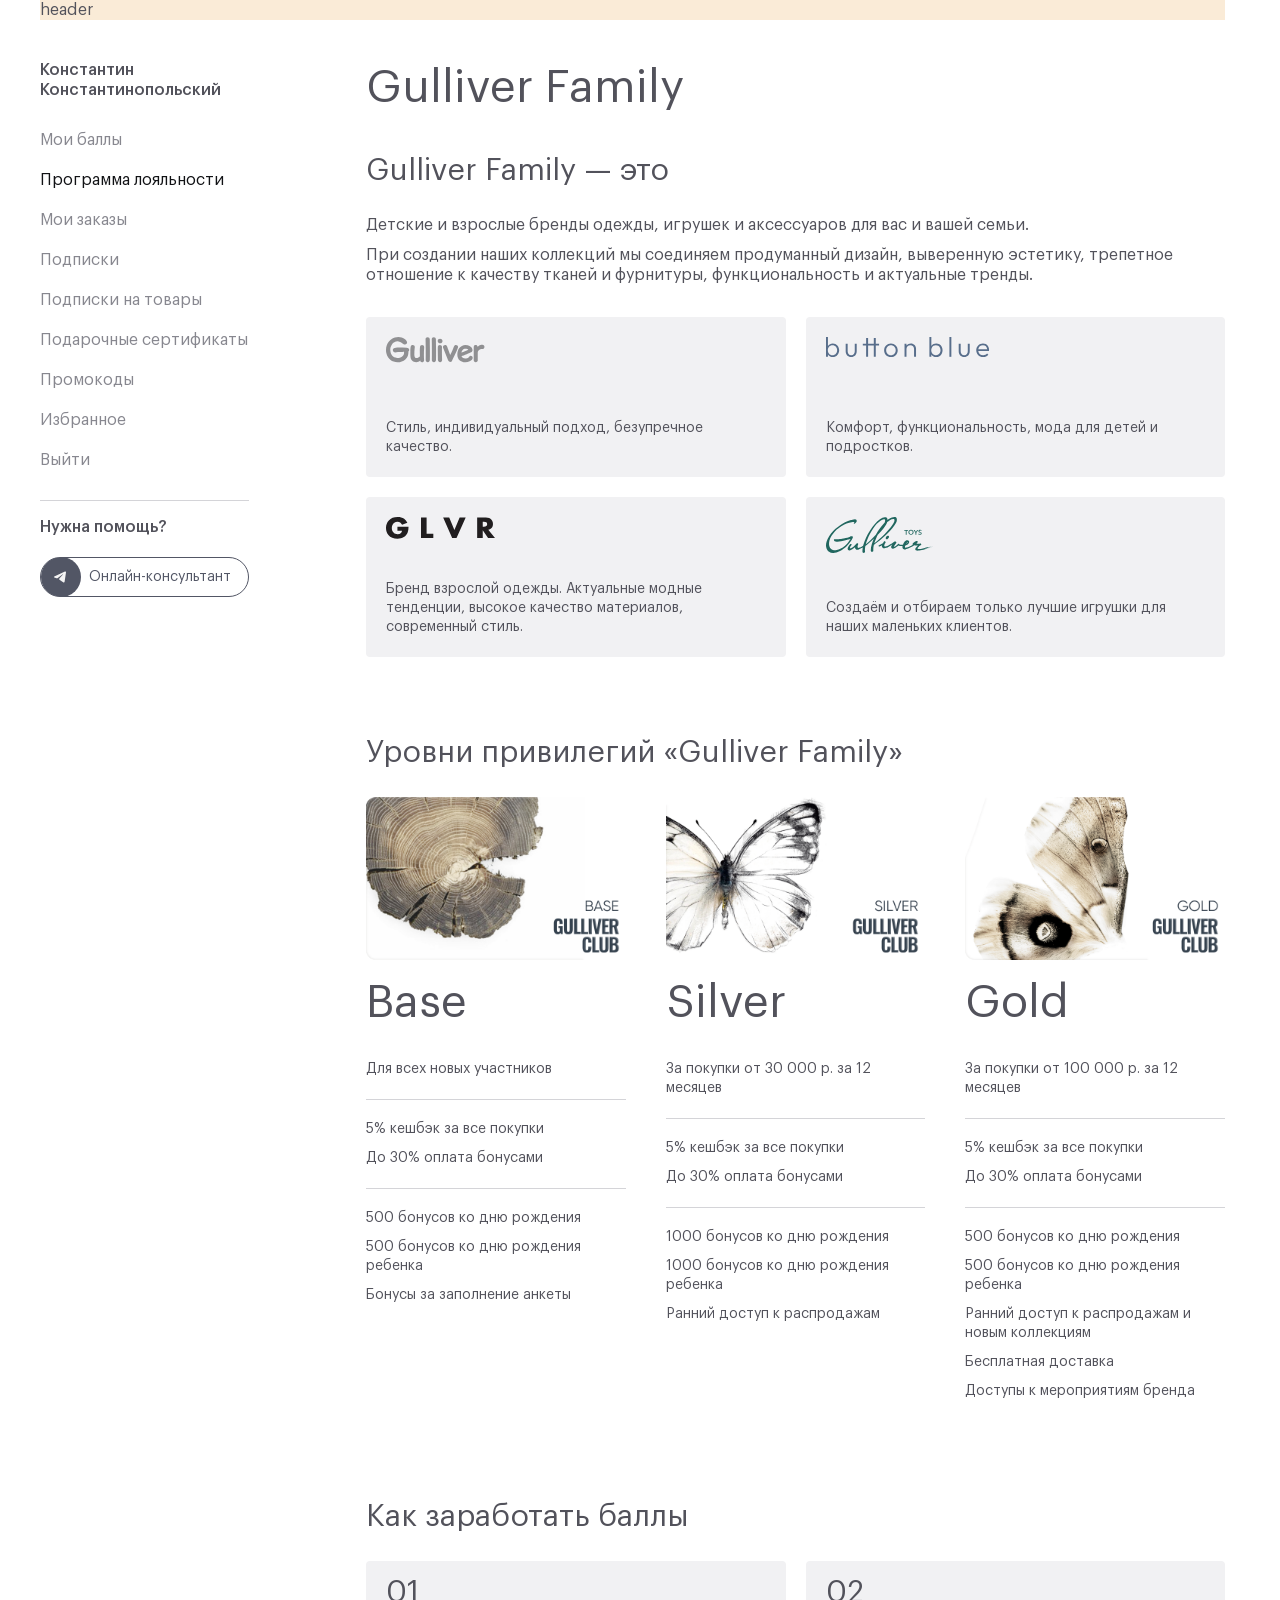
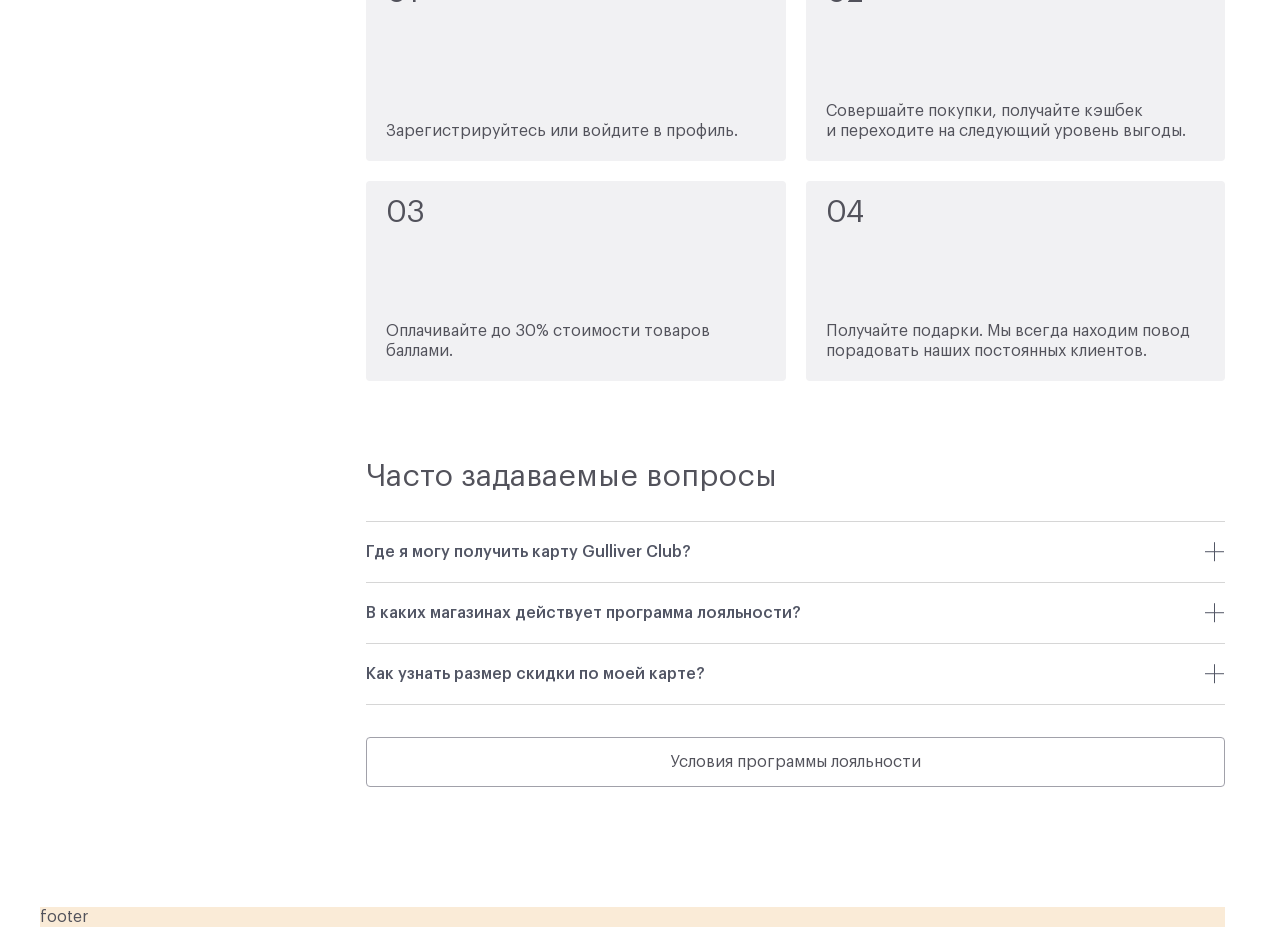
<file: loyalty-program.html>
<!DOCTYPE html>
<html lang="ru">

<head>
    <meta charset="UTF-8">
    <meta name="viewport" content="width=device-width, initial-scale=1.0">
    <title>Gulliver Family - Программа лояльности</title>
    <link rel="stylesheet" href="css/minireset.min.css">
    <link rel="stylesheet" href="fonts/stylesheet.css">
    <link rel="stylesheet" href="css/style.css">
</head>

<body>
    <div class="true-container">  
        <header class="header">header</header>

        <div class="loyalty">

            <div class="loyalty__sidebar sidebar">

                <div class="sidebar__user-name">
                    Константин<br>
                    Константинопольский                       
                </div>

                <nav class="sidebar__menu sidebar-menu">
                    <a href="my-points.html" class="sidebar-menu__item">Мои баллы</a>
                    <a href="loyalty-program.html" class="sidebar-menu__item sidebar-menu__item_active">Программа лояльности</a>
                    <a href="#" class="sidebar-menu__item">Мои заказы</a>
                    <a href="#" class="sidebar-menu__item">Подписки</a>
                    <a href="#" class="sidebar-menu__item">Подписки на товары</a>
                    <a href="#" class="sidebar-menu__item">Подарочные сертификаты</a>
                    <a href="#" class="sidebar-menu__item">Промокоды</a>
                    <a href="#" class="sidebar-menu__item">Избранное</a>
                    <a href="#" class="sidebar-menu__item">Выйти</a>
                </nav>

                <div class="sidebar__consultant sidebar-consultant">
                    <div class="sidebar-consultant__title">Нужна помощь?</div>
                    <a href="#" class="sidebar-consultant__link">Онлайн-консультант</a>
                </div>

            </div>

            <div class="loyalty__content">

                <div class="page-select dropdown">
                    <div class="dropdown__button">Программа лояльности</div>
                    <div class="dropdown__content">
                        <a href="#" class="dropdown__item">Мои баллы</a>
                        <a href="#" class="dropdown__item dropdown__item_active">Программа лояльности</a>
                    </div>
                </div>

                <h1 class="page-title">Gulliver Family</h1>

                <section class="section about">
                    <div class="section-title">Gulliver Family — это</div>
                    <div class="about__text">
                        <p>Детские и взрослые бренды одежды, игрушек и аксессуаров для вас и вашей семьи.</p>
                        <p>При создании наших коллекций мы соединяем продуманный дизайн, выверенную эстетику, трепетное отношение к качеству тканей и фурнитуры, функциональность и актуальные тренды.</p>
                    </div>
                    <div class="about__brands brands">
                        <div class="brands__item">
                            <div class="brands__logo"><img src="img/gulliver_logo.svg" alt=""></div>
                            <div class="brands__text">Стиль, индивидуальный подход, безупречное качество.</div>
                        </div>
                        <div class="brands__item">
                            <div class="brands__logo"><img src="img/bb_logo.svg" alt=""></div>
                            <div class="brands__text">Комфорт, функциональность, мода для детей и подростков.</div>
                        </div>
                        <div class="brands__item">
                            <div class="brands__logo"><img src="img/glvr_logo.svg" alt=""></div>
                            <div class="brands__text">Бренд взрослой одежды. Актуальные модные тенденции, высокое качество материалов, современный стиль.</div>
                        </div>
                        <div class="brands__item">
                            <div class="brands__logo"><img src="img/toys_logo.svg" alt=""></div>
                            <div class="brands__text">Создаём и отбираем только лучшие игрушки для наших маленьких клиентов.</div>
                        </div>
                    </div>
                </section>

                <section class="section levels">
                    <div class="section-title">Уровни привилегий «Gulliver Family»</div>
                    <div class="levels__cards cards">
                        <div class="cards__item">
                            <div class="cards__image">
                                <img src="img/card_base.png" alt="">
                            </div>
                            <div class="cards__title">Base</div>
                            <div class="cards__row">
                                <p>Для всех новых участников</p>
                            </div>
                            <div class="cards__row">
                                <p>5% кешбэк за все покупки</p>
                                <p>До 30% оплата бонусами</p>  
                            </div>
                            <div class="cards__row">
                                <p>500 бонусов ко дню рождения</p>
                                <p>500 бонусов ко дню рождения ребенка</p>
                                <p>Бонусы за заполнение анкеты</p>
                            </div>
                        </div>
                        <div class="cards__item">
                            <div class="cards__image">
                                <img src="img/card_silver.png" alt="">
                            </div>
                            <div class="cards__title">Silver</div>
                            <div class="cards__row">
                                <p>За покупки от 30 000 р. за 12 месяцев</p>
                            </div>
                            <div class="cards__row">
                                <p>5% кешбэк за все покупки</p>
                                <p>До 30% оплата бонусами</p>  
                            </div>
                            <div class="cards__row">
                                <p>1000 бонусов ко дню рождения</p>
                                <p>1000 бонусов ко дню рождения ребенка</p>
                                <p>Ранний доступ к распродажам</p>
                            </div>
                        </div>
                        <div class="cards__item">
                            <div class="cards__image">
                                <img src="img/card_gold.png" alt="">
                            </div>
                            <div class="cards__title">Gold</div>
                            <div class="cards__row">
                                <p>За покупки от 100 000 р. за 12 месяцев</p>
                            </div>
                            <div class="cards__row">
                                <p>5% кешбэк за все покупки</p>
                                <p>До 30% оплата бонусами</p>  
                            </div>
                            <div class="cards__row">
                                <p>500 бонусов ко дню рождения</p>
                                <p>500 бонусов ко дню рождения ребенка</p>
                                <p>Ранний доступ к распродажам и новым коллекциям</p>
                                <p>Бесплатная доставка</p>
                                <p>Доступы к мероприятиям бренда</p>
                            </div>
                        </div>
                    </div>
                </section>

                <section class="section get-points">
                    <div class="section-title">Как заработать баллы</div>
                    <div class="get-points__grid">
                        <div class="get-points__item">
                            <div class="get-points__num">01</div>
                            <div class="get-points__text">Зарегистрируйтесь или войдите в профиль.</div>
                        </div>
                        <div class="get-points__item">
                            <div class="get-points__num">02</div>
                            <div class="get-points__text">Совершайте покупки, получайте кэшбек и переходите на следующий уровень выгоды.</div>
                        </div>
                        <div class="get-points__item">
                            <div class="get-points__num">03</div>
                            <div class="get-points__text">Оплачивайте до 30% стоимости товаров баллами.</div>
                        </div>
                        <div class="get-points__item">
                            <div class="get-points__num">04</div>
                            <div class="get-points__text">Получайте подарки. Мы всегда находим повод порадовать наших постоянных клиентов.</div>
                        </div>
                    </div>
                </section>

                <section class="section faq">
                    <div class="section-title">Часто задаваемые вопросы</div>
                    <div class="faq__wrapper">
                        <div class="faq__item">
                            <button class="faq__question">Где я могу получить карту Gulliver Club?</button>
                            <div class="faq__answer">
                                <div class="faq__answer-inner">
                                    <p>Вы можете связаться с нами любым удобным для вас способом. Все необходимые телефоны и адреса электронной почты указаны в разделе Контакты. Сотрудники офиса компании Gulliver работают в будние дни с 9:00 до 18:00 по московскому времени.</p>
                                    <p>Вы можете связаться с нами любым удобным для вас способом. Все необходимые телефоны и адреса электронной почты указаны в разделе Контакты. Сотрудники офиса компании Gulliver работают в будние дни с 9:00 до 18:00 по московскому времени.</p>
                                </div>
                            </div>
                        </div>
                        <div class="faq__item">
                            <button class="faq__question">В каких магазинах действует программа лояльности?</button>
                            <div class="faq__answer">
                                <div class="faq__answer-inner">
                                    <p>Вы можете связаться с нами любым удобным для вас способом. Все необходимые телефоны и адреса электронной почты указаны в разделе Контакты. Сотрудники офиса компании Gulliver работают в будние дни с 9:00 до 18:00 по московскому времени.</p>
                                    <p>Вы можете связаться с нами любым удобным для вас способом. Все необходимые телефоны и адреса электронной почты указаны в разделе Контакты. Сотрудники офиса компании Gulliver работают в будние дни с 9:00 до 18:00 по московскому времени.</p>
                                </div>
                            </div>
                        </div>
                        <div class="faq__item">
                            <button class="faq__question">Как узнать размер скидки по моей карте?</button>
                            <div class="faq__answer">
                                <div class="faq__answer-inner">
                                    <p>Вы можете связаться с нами любым удобным для вас способом. Все необходимые телефоны и адреса электронной почты указаны в разделе Контакты. Сотрудники офиса компании Gulliver работают в будние дни с 9:00 до 18:00 по московскому времени.</p>
                                    <p>Вы можете связаться с нами любым удобным для вас способом. Все необходимые телефоны и адреса электронной почты указаны в разделе Контакты. Сотрудники офиса компании Gulliver работают в будние дни с 9:00 до 18:00 по московскому времени.</p>
                                </div>
                            </div>
                        </div>
                    </div>
                    <a href="#" class="faq__more-link">Условия программы лояльности</a>
                </section>
            </div>

        </div>

        <footer class="footer">footer</footer>
    </div>

    <script src="js/script.js"></script>
</body>

</html>
</file>
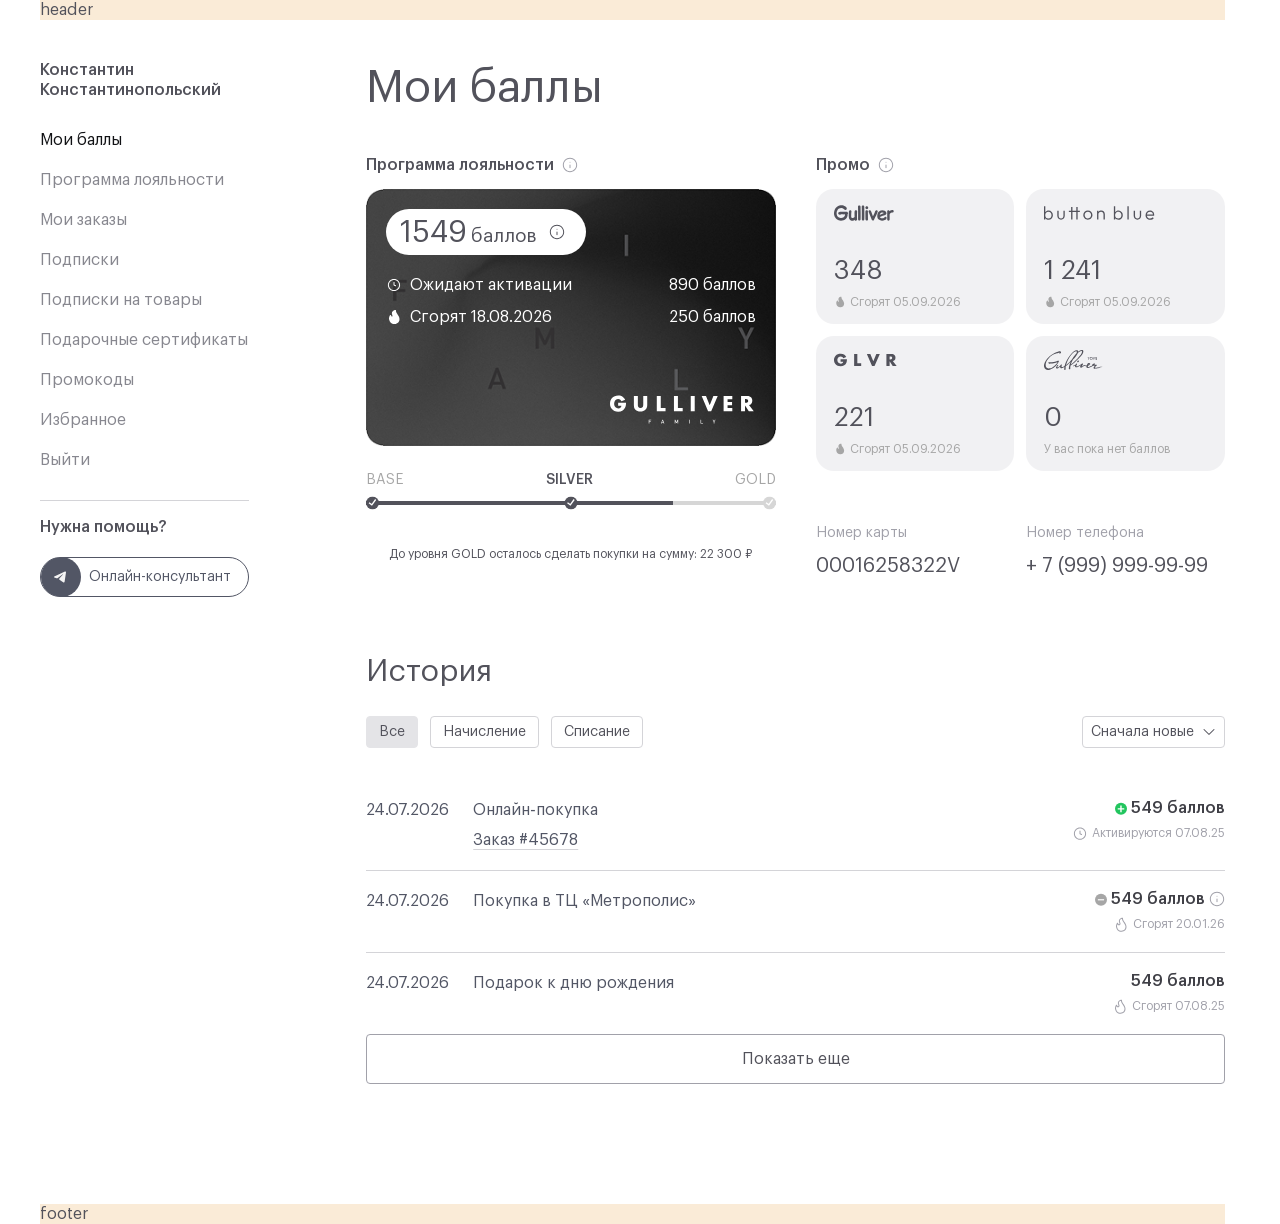
<file: my-points.html>
<!DOCTYPE html>
<html lang="ru">

<head>
    <meta charset="UTF-8">
    <meta name="viewport" content="width=device-width, initial-scale=1.0">
    <title>Gulliver Family - Мои баллы</title>
    <link rel="stylesheet" href="css/minireset.min.css">
    <link rel="stylesheet" href="fonts/stylesheet.css">
    <link rel="stylesheet" href="css/style.css">
</head>

<body>
    <div class="true-container">  
        <header class="header">header</header>

        <div class="loyalty">

            <div class="loyalty__sidebar sidebar">

                <div class="sidebar__user-name">
                    Константин<br>
                    Константинопольский                       
                </div>

                <nav class="sidebar__menu sidebar-menu">
                    <a href="my-points.html" class="sidebar-menu__item sidebar-menu__item_active">Мои баллы</a>
                    <a href="loyalty-program.html" class="sidebar-menu__item">Программа лояльности</a>
                    <a href="#" class="sidebar-menu__item">Мои заказы</a>
                    <a href="#" class="sidebar-menu__item">Подписки</a>
                    <a href="#" class="sidebar-menu__item">Подписки на товары</a>
                    <a href="#" class="sidebar-menu__item">Подарочные сертификаты</a>
                    <a href="#" class="sidebar-menu__item">Промокоды</a>
                    <a href="#" class="sidebar-menu__item">Избранное</a>
                    <a href="#" class="sidebar-menu__item">Выйти</a>
                </nav>

                <div class="sidebar__consultant sidebar-consultant">
                    <div class="sidebar-consultant__title">Нужна помощь?</div>
                    <a href="#" class="sidebar-consultant__link">Онлайн-консультант</a>
                </div>

            </div>

            <div class="loyalty__content">

                <div class="page-select dropdown">
                    <div class="dropdown__button">Мои баллы</div>
                    <div class="dropdown__content">
                        <a href="#" class="dropdown__item dropdown__item_active">Мои баллы</a>
                        <a href="#" class="dropdown__item">Программа лояльности</a>
                    </div>
                </div>

                <h1 class="page-title">Мои баллы</h1>

                <section class="section card">
                    <div class="card__card-side">
                        <div class="card__title">Программа лояльности <a href="javascript:void(0)" class="offcanvas-link offcanvas-toggle offcanvas-toggle_gray" data-target="privilege-levels"></a></div>
                        <div class="card__image card-image">
                            <img src="img/card_team_back.png" alt="">
                            <!-- <img src="img/card_back_light.png" alt=""> -->
                            <div class="card-image__info">
                                <div class="card__top">
                                    <div class="card-image__points-wrapper">
                                        <div class="card-image__points">
                                            <div class="card-image__count">1549</div>баллов    
                                        </div>
                                        <a href="javascript:void(0)" class="offcanvas-link offcanvas-toggle offcanvas-toggle_primary" data-target="cashback-points"></a>
                                    </div>
                                    <!-- <div class="card-image__empty">У вас пока нет баллов</div> -->
                                    <div class="card-image__list">
                                        <div class="card-image__item">
                                            <div class="card-image__item-event card-image__item-event_clock">Ожидают активации</div>
                                            <div class="card-image__item-points">890 баллов</div>
                                        </div>
                                        <div class="card-image__item">
                                            <div class="card-image__item-event card-image__item-event_fire">Сгорят 18.08.2026</div>
                                            <div class="card-image__item-points">250 баллов</div>
                                        </div>
                                    </div>
                                </div>
                                <div class="card-image__logo">
                                    <img src="img/guliver_family_logo_wh.svg" alt="">
                                </div>
                            </div>
                        </div>
                        <div class="card__progress progress">
                            <div class="progress__status progress-status">
                                <div class="progress-status__name">BASE</div>
                                <div class="progress-status__name progress-status__name_center progress-status__name_active">SILVER</div>
                                <div class="progress-status__name progress-status__name_right">GOLD</div>
                            </div>
                            <div class="progress__wrapper">
                                <progress class="progress__line" value="75" max="100"></progress>
                                <div class="progress__marker progress__marker_0 progress__marker_active"></div>
                                <div class="progress__marker progress__marker_50 progress__marker_active"></div>
                                <div class="progress__marker progress__marker_100"></div>                                
                            </div>
                        </div>
                        <div class="card__message">До уровня GOLD осталось сделать покупки на сумму: 22 300 ₽</div>
                    </div>
                    <div class="card__points-side">
                        <div class="card__title">Промо <a href="javascript:void(0)" class="offcanvas-link offcanvas-toggle offcanvas-toggle_gray" data-target="brands-points"></a></div>
                        <div class="card__brands card-brands">
                            <div class="card-brands__item">
                                <div class="card-brands__logo">
                                    <img src="img/gulliver_logo_mc.svg" alt="">
                                </div>
                                <div class="card-brands__points">348</div>
                                <div class="card-brands__events card-brands__events_fire">Сгорят 05.09.2026</div>
                            </div>
                            <div class="card-brands__item">
                                <div class="card-brands__logo">
                                    <img src="img/bb_logo_mc.svg" alt="">
                                </div>
                                <div class="card-brands__points">1 241</div>
                                <div class="card-brands__events card-brands__events_fire">Сгорят 05.09.2026</div>
                            </div>
                            <div class="card-brands__item">
                                <div class="card-brands__logo">
                                    <img src="img/glvr_logo_mc.svg" alt="">
                                </div>
                                <div class="card-brands__points">221</div>
                                <div class="card-brands__events card-brands__events_fire">Сгорят 05.09.2026</div>
                            </div>
                            <div class="card-brands__item">
                                <div class="card-brands__logo">
                                    <img src="img/toys_logo_mc.svg" alt="">
                                </div>
                                <div class="card-brands__points">0</div>
                                <div class="card-brands__events">У вас пока нет баллов</div>
                            </div>
                        </div>

                        <div class="card__data card-data">
                            <div class="card-data__item">
                                <div class="card-data__name">Номер карты</div>
                                <div class="card-data__value">00016258322V</div>
                            </div>
                            <div class="card-data__item">
                                <div class="card-data__name">Номер телефона</div>
                                <div class="card-data__value">+ 7 (999) 999-99-99</div>
                            </div>
                        </div>

                    </div>
                </section>

                <section class="section history">

                    <div class="section-title">История</div>

                    <div class="history__header">
                        <div class="history__filter">
                            <button class="history__filter-item history__filter-item_active">Все</button>
                            <button class="history__filter-item">Начисление</button>
                            <button class="history__filter-item">Списание</button>
                        </div>
                        <div class="history__sorting dropdown">
                            <div class="dropdown__button">Сначала новые</div>
                            <div class="dropdown__content">
                                <a href="#" class="dropdown__item dropdown__item_active">Сначала новые</a>
                                <a href="#" class="dropdown__item">Сначала старые</a>
                            </div>
                        </div>
                    </div>
                    <div class="history__wrapper">
                        <div class="history__empty" style="display: none;">
                            За выбранный период не было операций по списанию или начислению баллов.
                        </div>
                        <div class="history__block">
                            <div class="history__item history-item">
                                <div class="history-item__date">24.07.2026</div>
                                <div class="history-item__order">
                                    <div class="history-item__order-action">Онлайн‑покупка</div>
                                    <a href="#" class="history-item__order-link">Заказ #45678</a>
                                </div>
                                <div class="history-item__points">
                                    <div class="history-item__points-changes history-item__points-changes_plus">549 баллов</div>
                                    <div class="history-item__points-event history-item__points-event_clock">Активируются 07.08.25</div>
                                </div>
                            </div>
                            <div class="history__item history-item">
                                <div class="history-item__date">24.07.2026</div>
                                <div class="history-item__order">
                                    <div class="history-item__order-action">Покупка в ТЦ «Метрополис»</div>
                                </div>
                                <div class="history-item__points">
                                    <div class="history-item__points-changes history-item__points-changes_minus">549 баллов <a href="javascript:void(0)" class="offcanvas-link offcanvas-toggle offcanvas-toggle_gray" data-target="points"></a></div>
                                    <div class="history-item__points-event history-item__points-event_fire">Сгорят 20.01.26</div>
                                </div>
                            </div>
                            <div class="history__item history-item">
                                <div class="history-item__date">24.07.2026</div>
                                <div class="history-item__order">
                                    <div class="history-item__order-action">Подарок к дню рождения</div>
                                </div>
                                <div class="history-item__points">
                                    <div class="history-item__points-changes">549 баллов</div>
                                    <div class="history-item__points-event history-item__points-event_fire">Сгорят 07.08.25</div>
                                </div>
                            </div>                            
                        </div>

                    </div>
                    <button class="history__more">Показать еще</button>
                </section>

            </div>
        </div>

        <footer class="footer">footer</footer>

        <!-- offcanvas -->
        <div class="offcanvas" id="cashback-points">
            <div class="offcanvas__overlay"></div>
            <div class="offcanvas__wrapper">
                <button class="offcanvas__close"></button>
                <div class="offcanvas__title">Как работают кэшбек-баллы</div>
                <div class="offcanvas__content">
                    <ul>
                        <li>Начисляем 5% с каждой покупки</li>
                        <li>Активируются через 14 дней (покупка в магазине) / 30 дней (интернет-заказ).</li>
                        <li>При оплате товаров баллы бренда списываются первыми. Если баллов не хватило, спишутся кешбэк‑баллы</li>
                        <li>Можно оплатить до 30 % любого заказа</li>
                        <li>Срок жизни — 365 дней.</li>
                    </ul>
                    <p>Баллы не спишутся:</p>
                    <ul>
                        <li>В аутлетах</li>
                        <li>В отделах «Gulliver Toys»</li>
                        <li>На переоценку ‑10%/‑20%</li>
                        <li>Подарочные сертификаты</li>
                        <li>Оплату пакетов</li>
                    </ul>
                </div>
            </div>        
        </div>

        <div class="offcanvas" id="brands-points">
            <div class="offcanvas__overlay"></div>
            <div class="offcanvas__wrapper">
                <button class="offcanvas__close"></button>
                <div class="offcanvas__title">Как работают баллы брендов</div>
                <div class="offcanvas__content">
                    <ul>
                        <li>Начисляем по акциям конкретного бренда (GLVR, Button Blue, Gulliver)</li>
                        <li>Списываются только на товары этого бренда</li>
                        <li>При оплате товаров баллы бренда списываются первыми. Если баллов не хватило, спишутся кешбэк‑баллы</li>
                        <li>Можно оплатить до 30 % любого заказа</li>
                        <li>Срок действия указан рядом с баллами (обычно 14‑90 дней, не более 365 дней)</li>
                    </ul>
                    <p>Баллы не спишутся:</p>
                    <ul>
                        <li>В аутлетах</li>
                        <li>В отделах «Gulliver Toys»</li>
                        <li>На переоценку ‑10%/‑20%</li>
                        <li>Подарочные сертификаты</li>
                        <li>Оплату пакетов</li>
                    </ul>
                </div>
            </div>        
        </div>

        <div class="offcanvas" id="privilege-levels">
            <div class="offcanvas__overlay"></div>
            <div class="offcanvas__wrapper">
                <button class="offcanvas__close"></button>
                <div class="offcanvas__title">Уровни привилегий «Gulliver Family»</div>
                <div class="offcanvas__content">
                    <div class="offcanvas__status">
                        <div class="offcanvas__status-item offcanvas__status-item_active">BASE</div>
                        <div class="offcanvas__status-item">SILVER</div>
                        <div class="offcanvas__status-item">GOLD</div>
                    </div>
                    <div class="offcanvas__card offcanvas-card">
                        <div class="offcanvas-card__card-image">
                            <img src="img/card_base.png" alt="">
                        </div>
                        <div class="offcanvas-card__grid">
                            <div class="offcanvas-card__item">
                                <div class="offcanvas-card__value">7%</div>
                                <div class="offcanvas-card__name">Кэшбек за каждый заказ</div>
                            </div>
                            <div class="offcanvas-card__item">
                                <div class="offcanvas-card__value">30%</div>
                                <div class="offcanvas-card__name">Оплата заказа баллами</div>
                            </div>
                            <div class="offcanvas-card__item">
                                <div class="offcanvas-card__value">365 дней</div>
                                <div class="offcanvas-card__name">Срок действия баллов</div>
                            </div>
                            <div class="offcanvas-card__item">
                                <div class="offcanvas-card__value">1 балл</div>
                                <div class="offcanvas-card__name">1 рубль</div>
                            </div>
                        </div>
                    </div>
                    <h3>Кэшбэк-баллы:</h3>
                    <ul>
                        <li>Начисляем 5% с каждой покупки</li>
                        <li>Активируем через 14 дней после онлайн-заказа/30 дней после интернет-заказа</li>
                        <li>Списываются до 30% от стоимости товаров</li>
                        <li>Срок жизни 365 дней</li>
                        <li>500 баллов ко дню рождения</li>
                        <li>500 баллов ко дню рождения ребенка</li>
                        <li>500 баллов за год участия в программе</li>
                    </ul>
                    <h3>Рост уровня:</h3>
                    <p>Когда ваши покупки за последние 360 дней превысят 30 000 рублей, вы перейдёте на уровень SILVER.</p>
                    <h3>Сохранение уровня:</h3>
                    <p>Дополнительно сохранять уровень не нужно.</p>
                    <h3>Баллы не спишутся:</h3>
                    <ul>
                        <li>В аутлетах</li>
                        <li>В отделах «Gulliver Toys»</li>
                        <li>На переоценку ‑10%/‑20%</li>
                        <li>Подарочные сертификаты</li>
                        <li>Оплату пакетов</li>
                    </ul>
                </div>
            </div>        
        </div>

        <div class="offcanvas" id="points">
            <div class="offcanvas__overlay"></div>
            <div class="offcanvas__wrapper">
                <button class="offcanvas__close"></button>
                <div class="offcanvas__title">123</div>
                <div class="offcanvas__content">
                    123
                </div>
            </div>        
        </div>
        <!-- end offcanvas -->

    </div>

    <script src="js/script.js"></script>
</body>

</html>
</file>
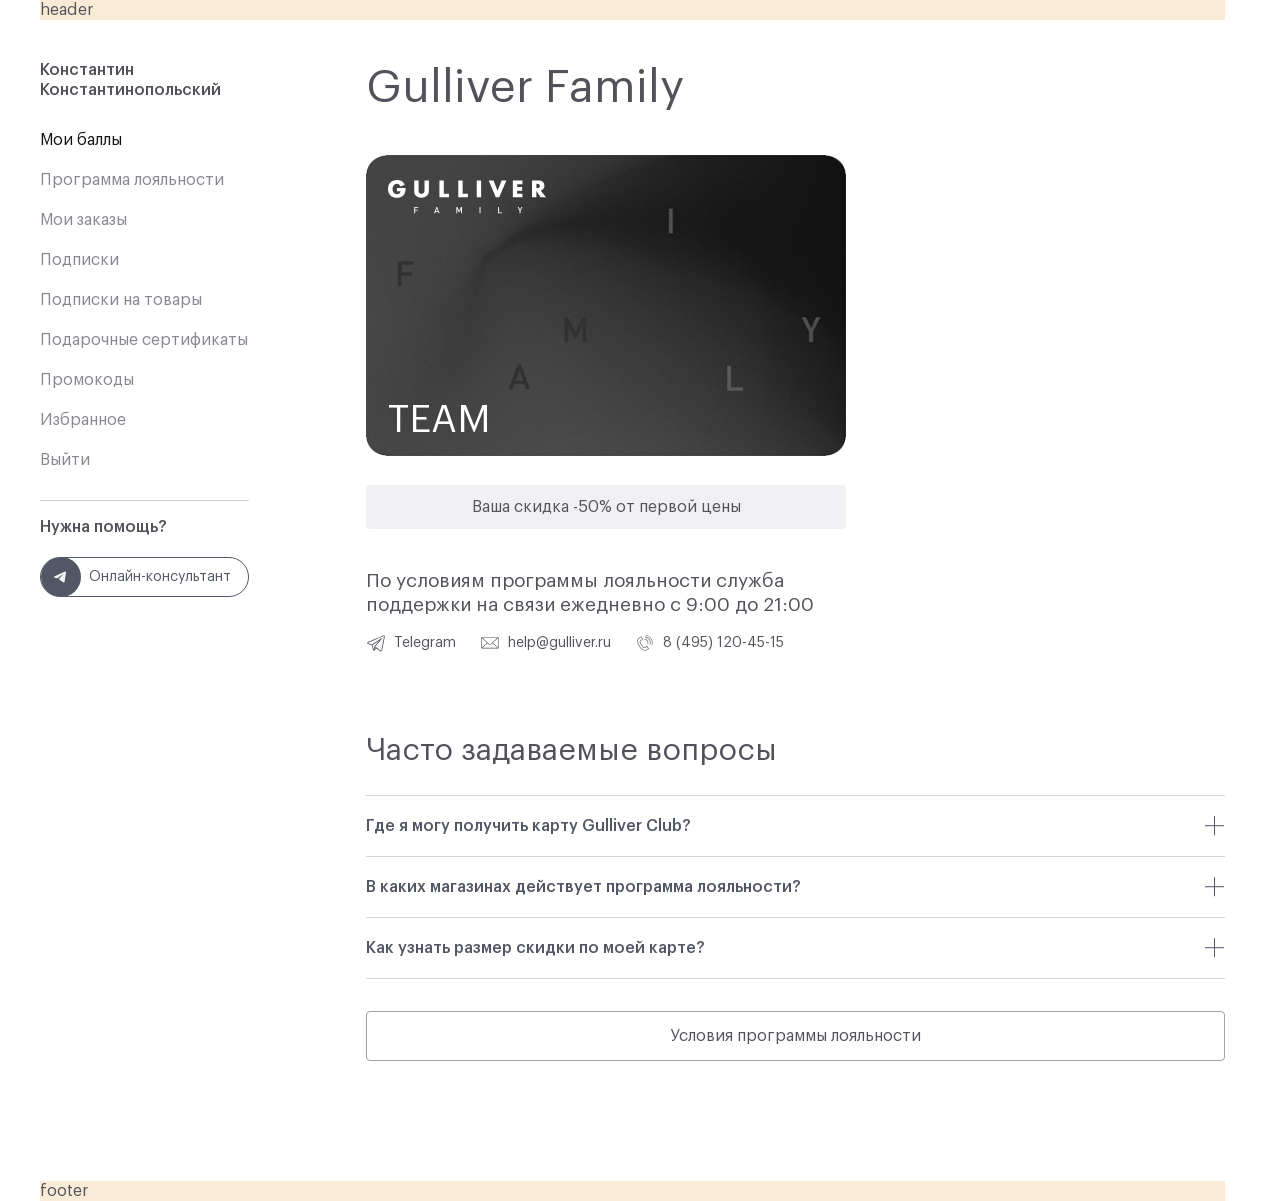
<file: time-vip.html>
<!DOCTYPE html>
<html lang="ru">

<head>
    <meta charset="UTF-8">
    <meta name="viewport" content="width=device-width, initial-scale=1.0">
    <title>Gulliver Family - Мои баллы</title>
    <link rel="stylesheet" href="css/minireset.min.css">
    <link rel="stylesheet" href="fonts/stylesheet.css">
    <link rel="stylesheet" href="css/style.css">
</head>

<body>
    <div class="true-container">  
        <header class="header">header</header>

        <div class="loyalty">

            <div class="loyalty__sidebar sidebar">

                <div class="sidebar__user-name">
                    Константин<br>
                    Константинопольский                       
                </div>

                <nav class="sidebar__menu sidebar-menu">
                    <a href="my-points.html" class="sidebar-menu__item sidebar-menu__item_active">Мои баллы</a>
                    <a href="loyalty-program.html" class="sidebar-menu__item">Программа лояльности</a>
                    <a href="#" class="sidebar-menu__item">Мои заказы</a>
                    <a href="#" class="sidebar-menu__item">Подписки</a>
                    <a href="#" class="sidebar-menu__item">Подписки на товары</a>
                    <a href="#" class="sidebar-menu__item">Подарочные сертификаты</a>
                    <a href="#" class="sidebar-menu__item">Промокоды</a>
                    <a href="#" class="sidebar-menu__item">Избранное</a>
                    <a href="#" class="sidebar-menu__item">Выйти</a>
                </nav>

                <div class="sidebar__consultant sidebar-consultant">
                    <div class="sidebar-consultant__title">Нужна помощь?</div>
                    <a href="#" class="sidebar-consultant__link">Онлайн-консультант</a>
                </div>

            </div>

            <div class="loyalty__content">

                <div class="page-select dropdown">
                    <div class="dropdown__button">Мои баллы</div>
                    <div class="dropdown__content">
                        <a href="#" class="dropdown__item dropdown__item_active">Мои баллы</a>
                        <a href="#" class="dropdown__item">Программа лояльности</a>
                    </div>
                </div>

                <h1 class="page-title">Gulliver Family</h1>

                <section class="section other-card">
                    <div class="other-card__image">
                        <img src="img/card_team_back.png" alt="">
                        <div class="other-card__logo">
                            <img src="img/other_card_logo.svg" alt="">
                        </div>
                        <div class="other-card__name">Team</div>
                    </div>
                    <div class="other-card__info">Ваша скидка -50% от первой цены</div>
                    <div class="other-card__contacts card-contacts">
                        <div class="card-contacts__text">По условиям программы лояльности служба поддержки на связи ежедневно с 9:00 до 21:00</div>
                        <div class="card-contacts__contacts">
                            <a href="#" class="card-contacts__tg">Telegram</a>
                            <a href="mailto:help@gulliver.ru" class="card-contacts__mail">help@gulliver.ru</a>
                            <a href="tel:84951204515"  class="card-contacts__phone">8 (495) 120-45-15</a>
                        </div>
                    </div>
                </section>

                <section class="section faq">
                    <div class="section-title">Часто задаваемые вопросы</div>
                    <div class="faq__wrapper">
                        <div class="faq__item">
                            <button class="faq__question">Где я могу получить карту Gulliver Club?</button>
                            <div class="faq__answer">
                                <div class="faq__answer-inner">
                                    <p>Вы можете связаться с нами любым удобным для вас способом. Все необходимые телефоны и адреса электронной почты указаны в разделе Контакты. Сотрудники офиса компании Gulliver работают в будние дни с 9:00 до 18:00 по московскому времени.</p>
                                    <p>Вы можете связаться с нами любым удобным для вас способом. Все необходимые телефоны и адреса электронной почты указаны в разделе Контакты. Сотрудники офиса компании Gulliver работают в будние дни с 9:00 до 18:00 по московскому времени.</p>
                                </div>
                            </div>
                        </div>
                        <div class="faq__item">
                            <button class="faq__question">В каких магазинах действует программа лояльности?</button>
                            <div class="faq__answer">
                                <div class="faq__answer-inner">
                                    <p>Вы можете связаться с нами любым удобным для вас способом. Все необходимые телефоны и адреса электронной почты указаны в разделе Контакты. Сотрудники офиса компании Gulliver работают в будние дни с 9:00 до 18:00 по московскому времени.</p>
                                    <p>Вы можете связаться с нами любым удобным для вас способом. Все необходимые телефоны и адреса электронной почты указаны в разделе Контакты. Сотрудники офиса компании Gulliver работают в будние дни с 9:00 до 18:00 по московскому времени.</p>
                                </div>
                            </div>
                        </div>
                        <div class="faq__item">
                            <button class="faq__question">Как узнать размер скидки по моей карте?</button>
                            <div class="faq__answer">
                                <div class="faq__answer-inner">
                                    <p>Вы можете связаться с нами любым удобным для вас способом. Все необходимые телефоны и адреса электронной почты указаны в разделе Контакты. Сотрудники офиса компании Gulliver работают в будние дни с 9:00 до 18:00 по московскому времени.</p>
                                    <p>Вы можете связаться с нами любым удобным для вас способом. Все необходимые телефоны и адреса электронной почты указаны в разделе Контакты. Сотрудники офиса компании Gulliver работают в будние дни с 9:00 до 18:00 по московскому времени.</p>
                                </div>
                            </div>
                        </div>
                    </div>
                    <a href="#" class="faq__more-link">Условия программы лояльности</a>
                </section>

            </div>
        </div>

        <footer class="footer">footer</footer>

    </div>

    <script src="js/script.js"></script>
</body>

</html>
</file>
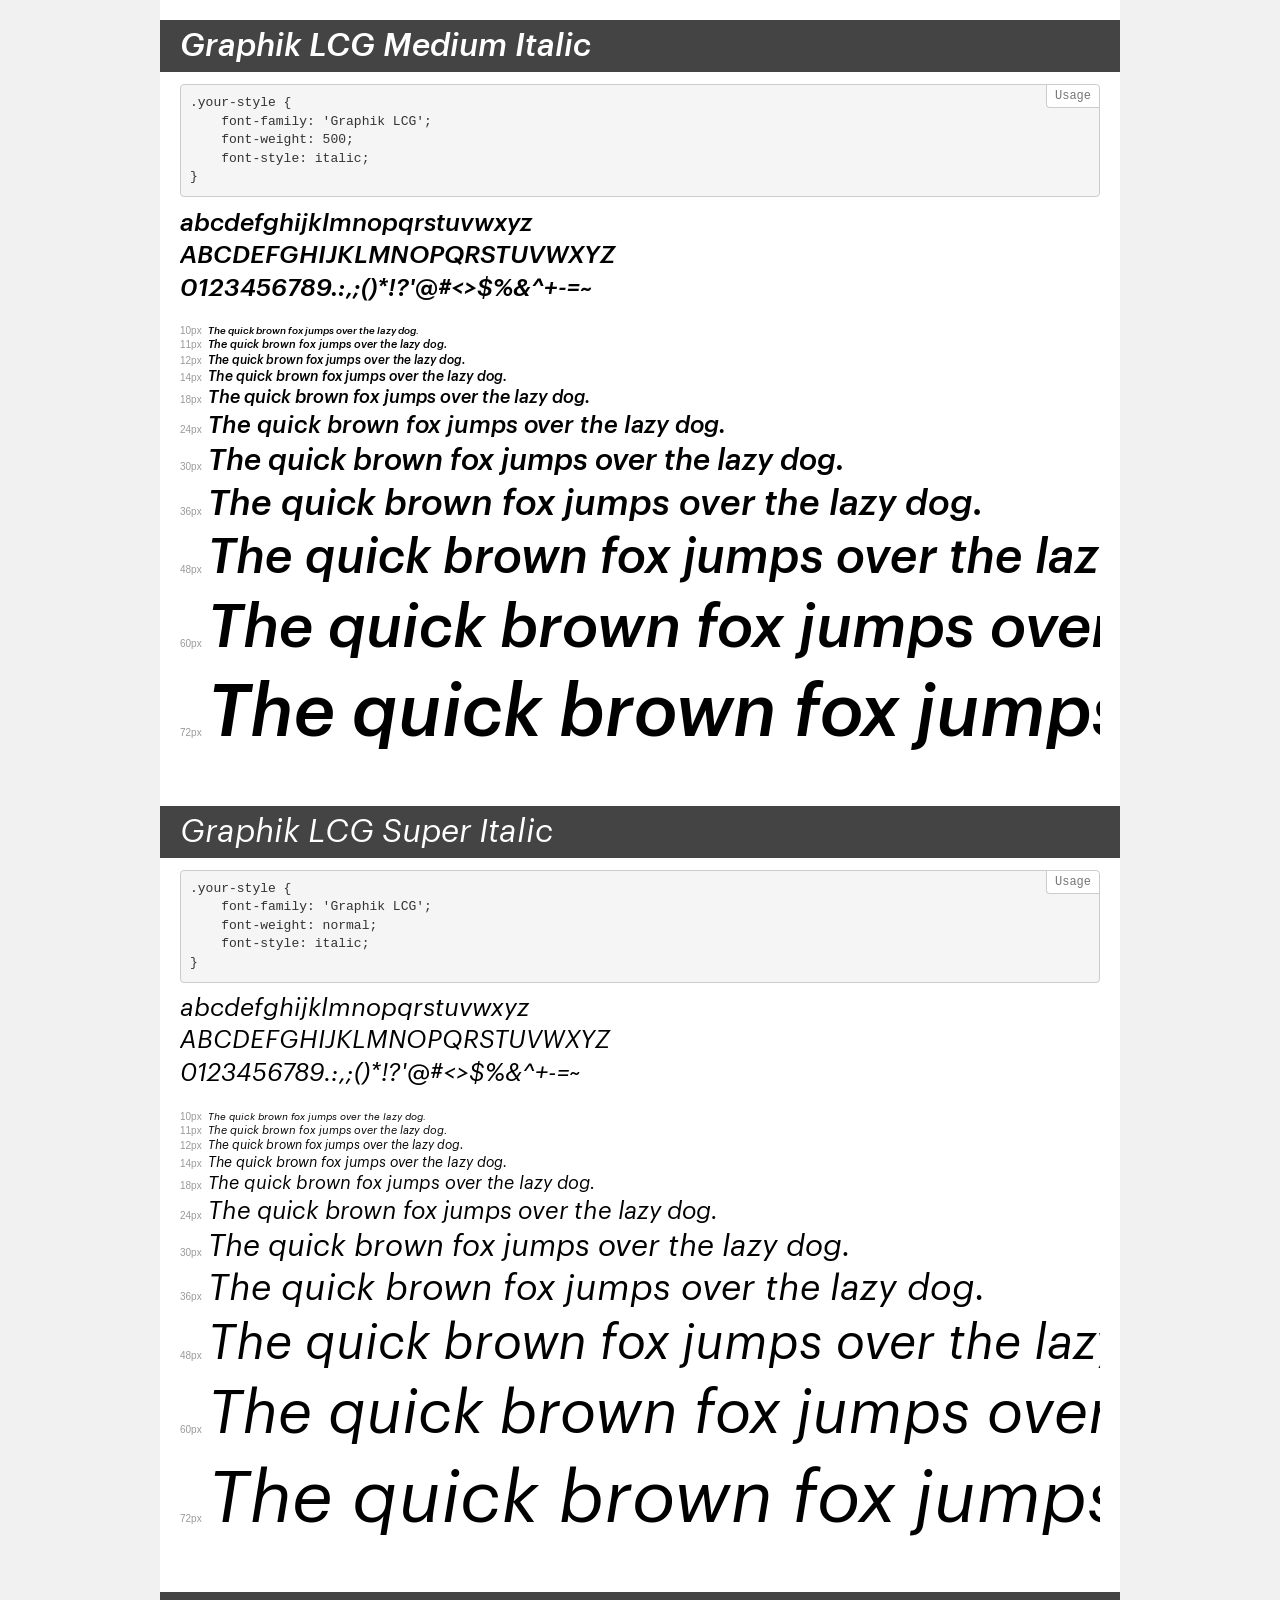
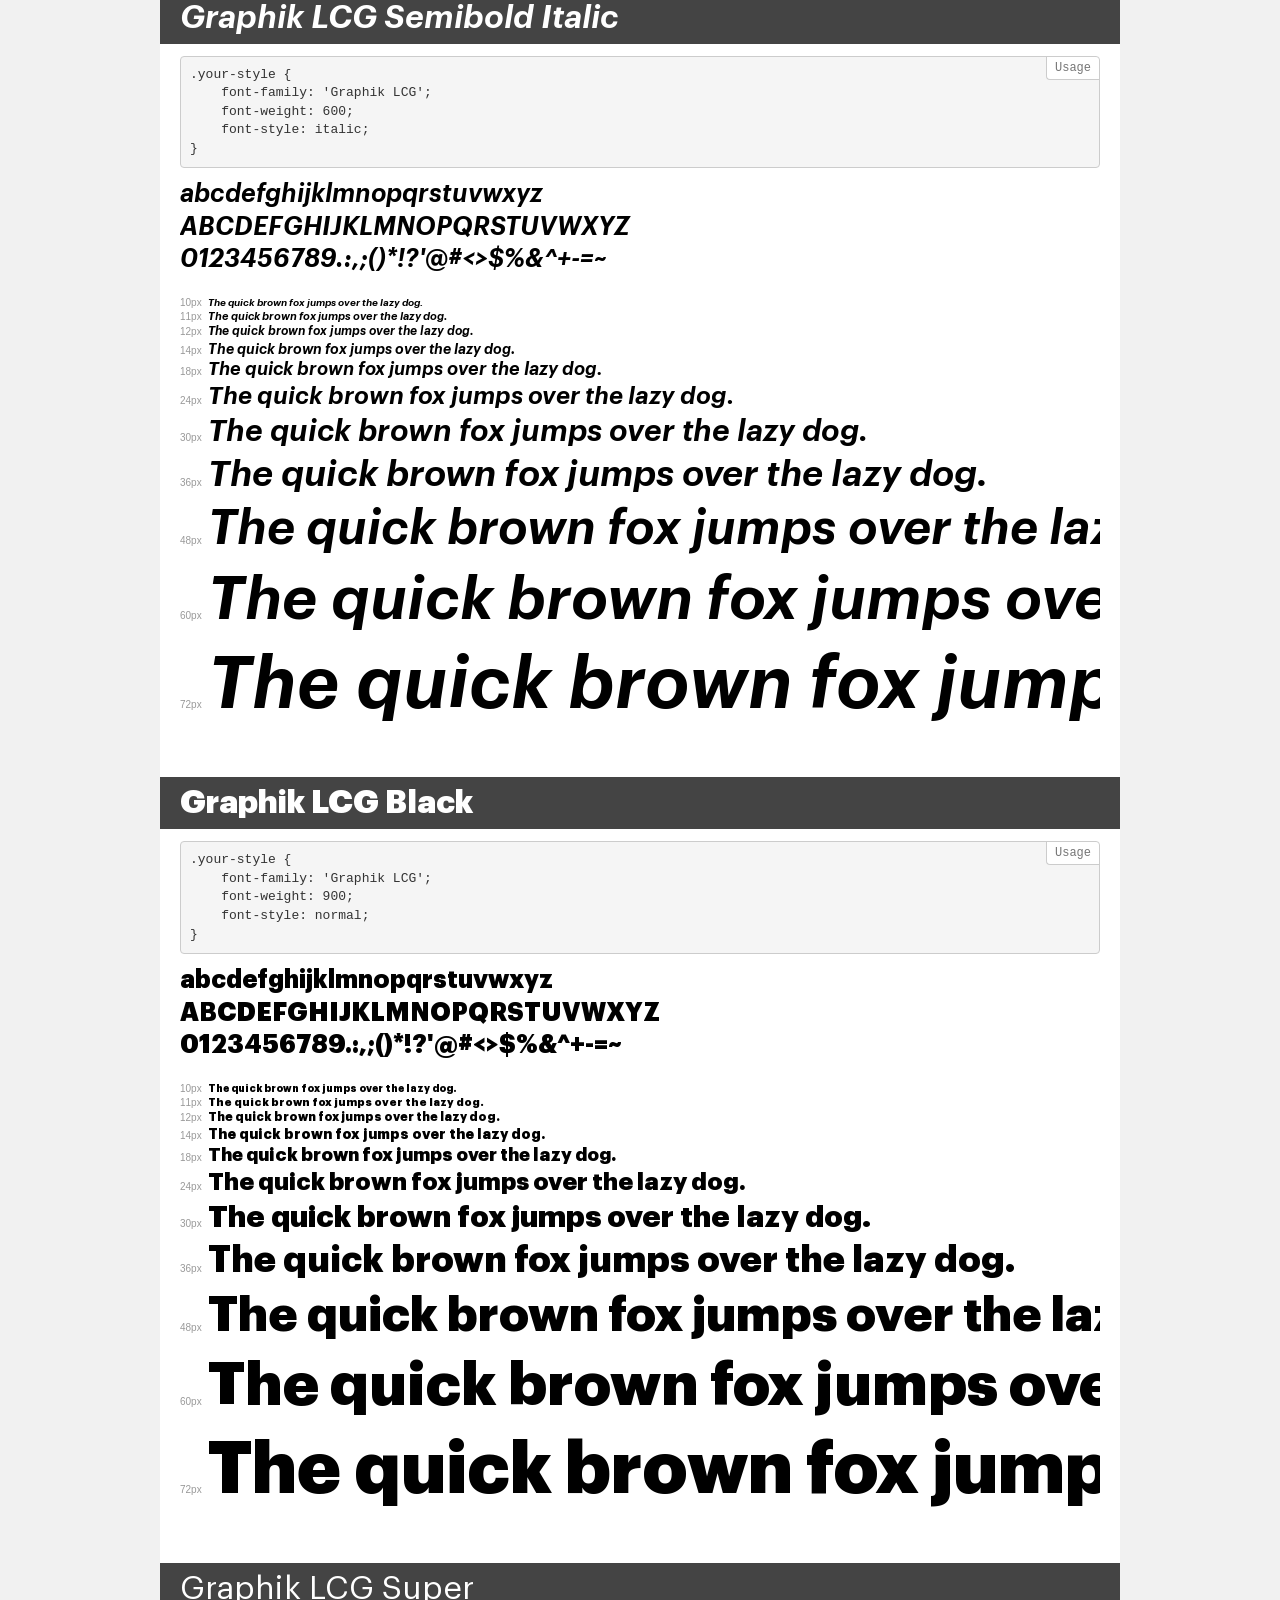
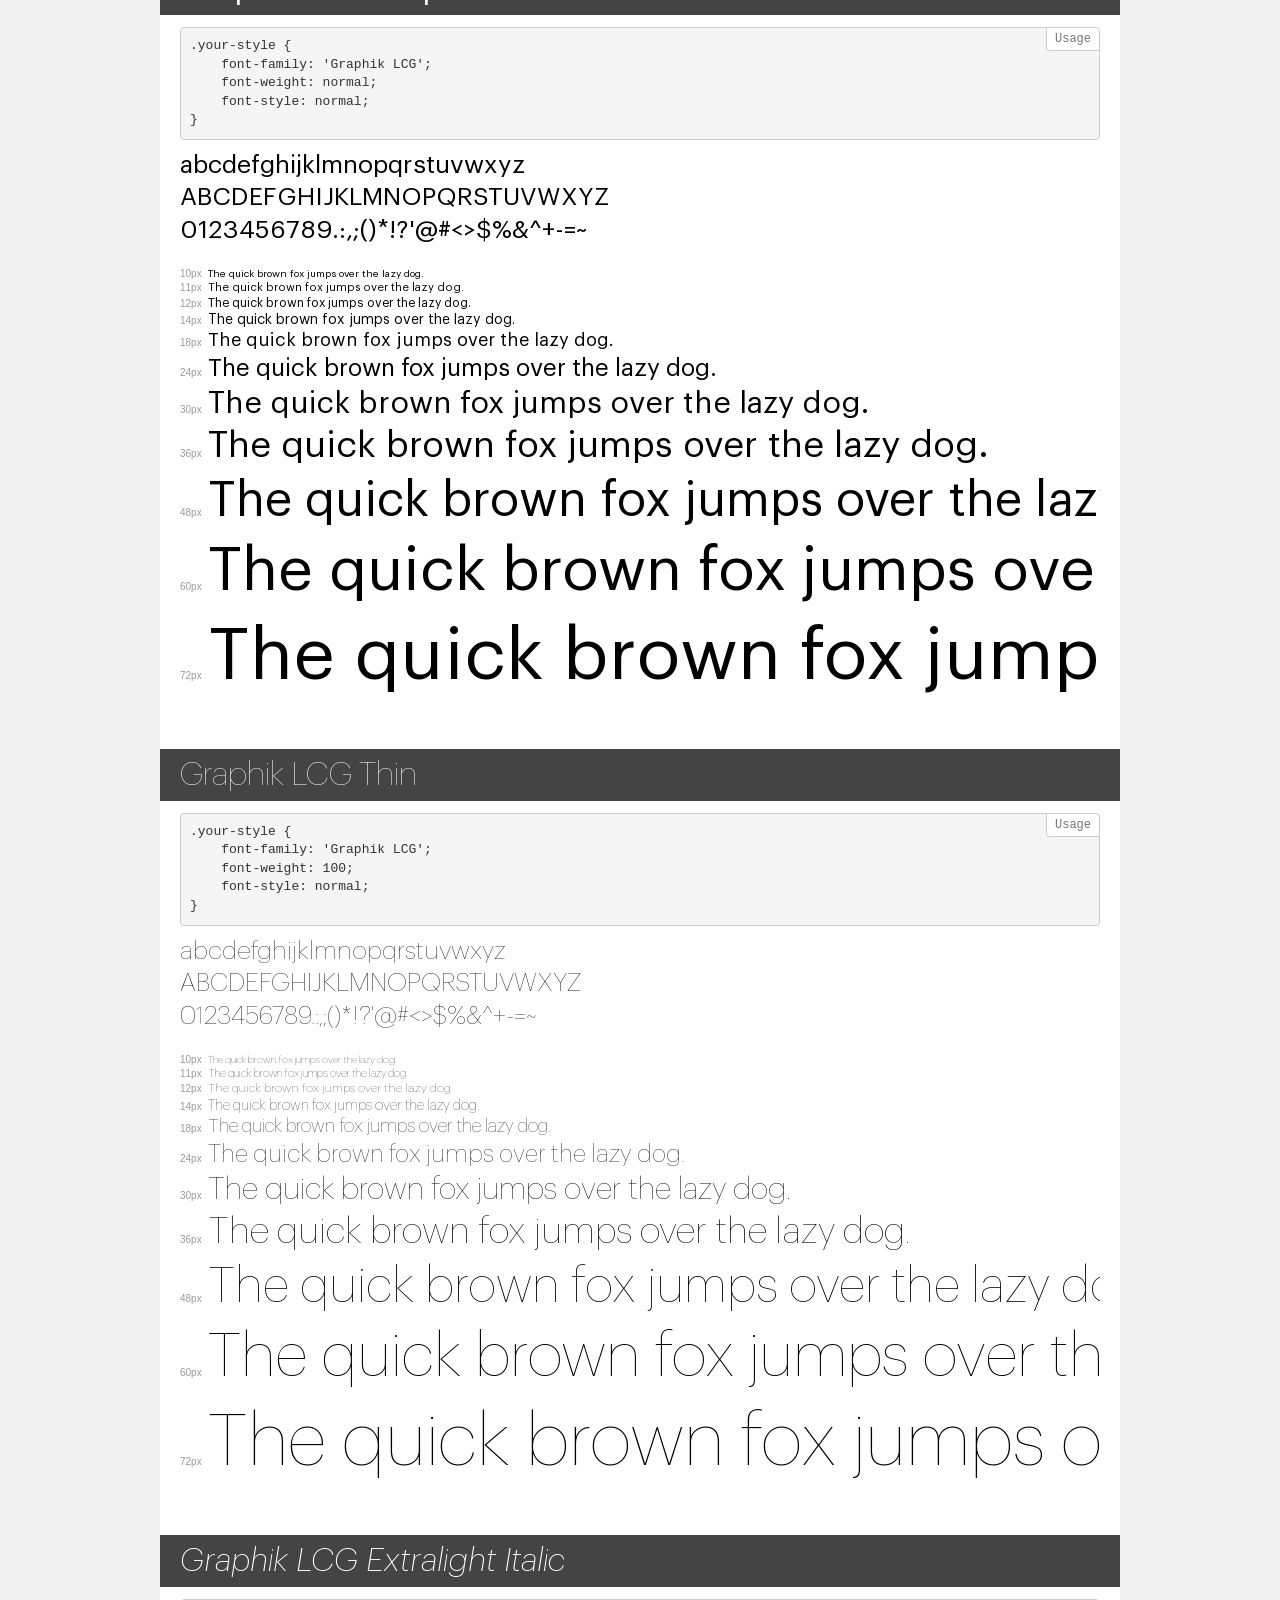
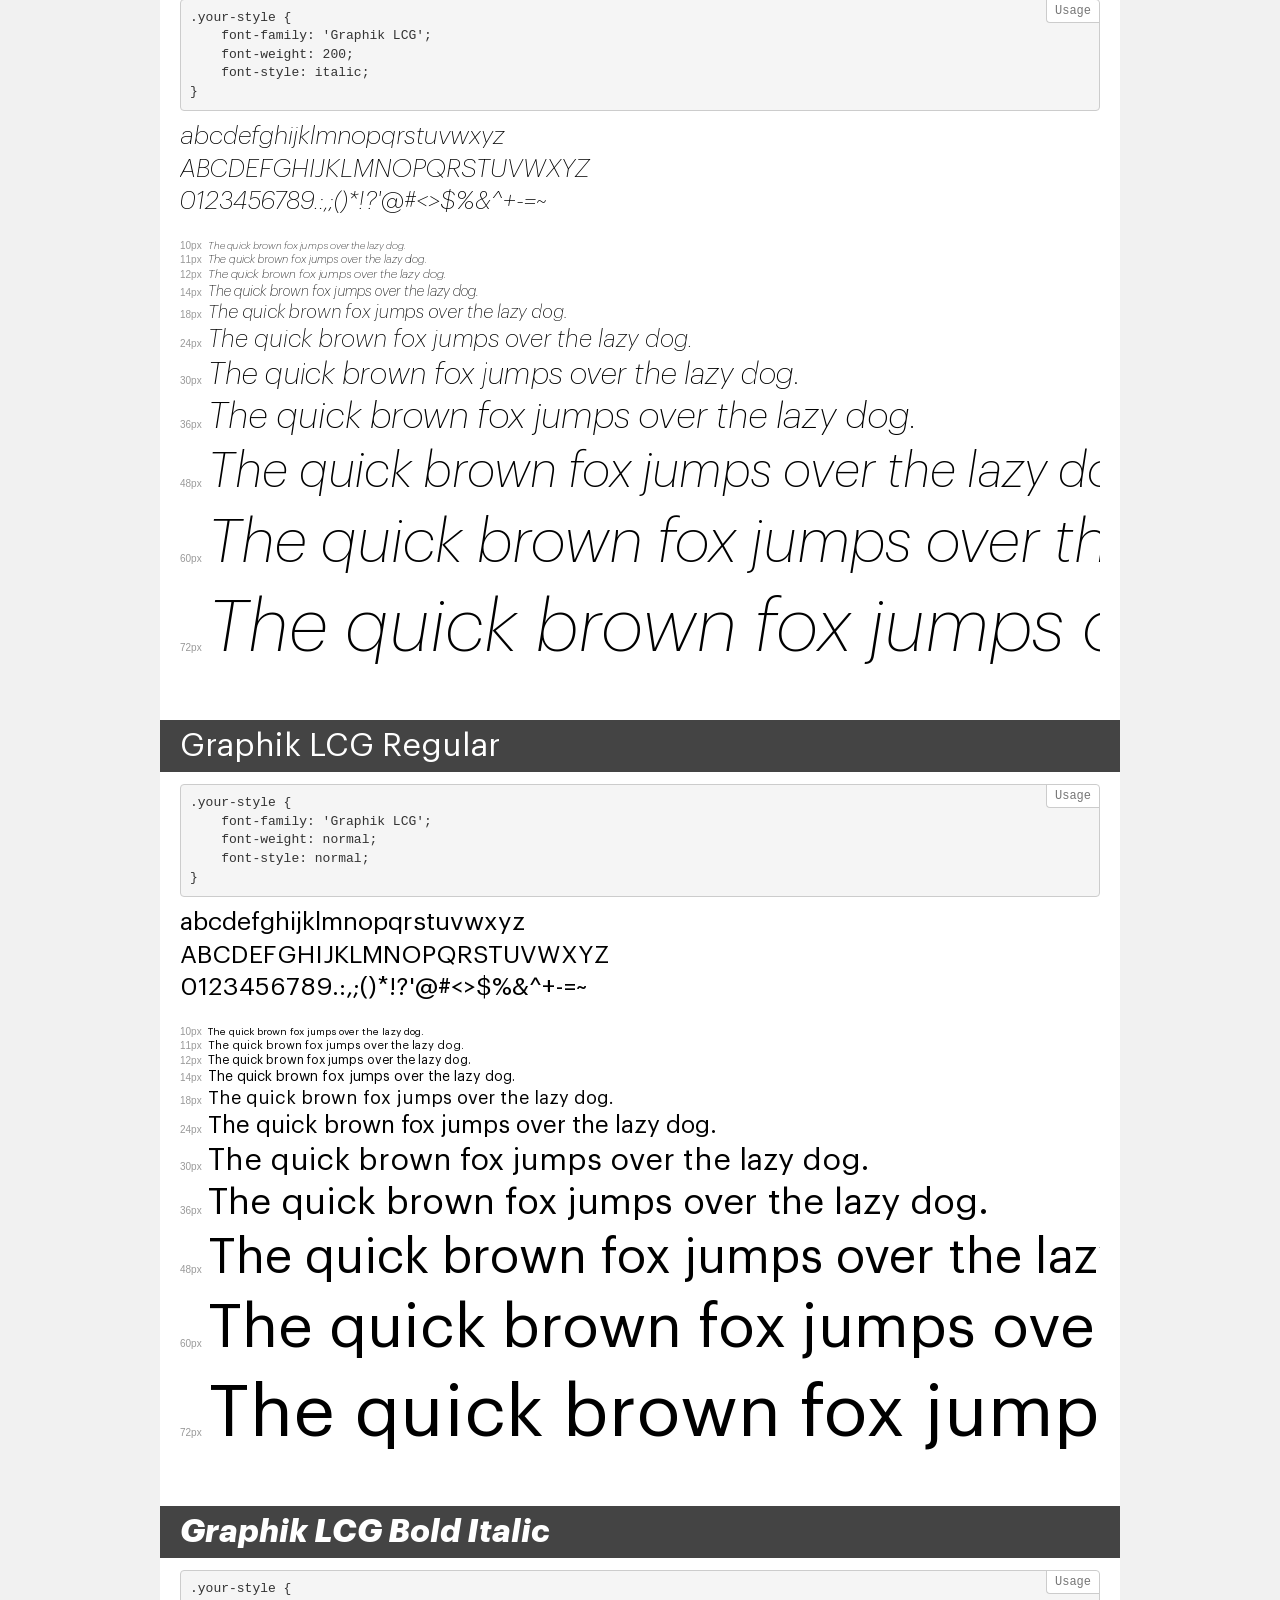
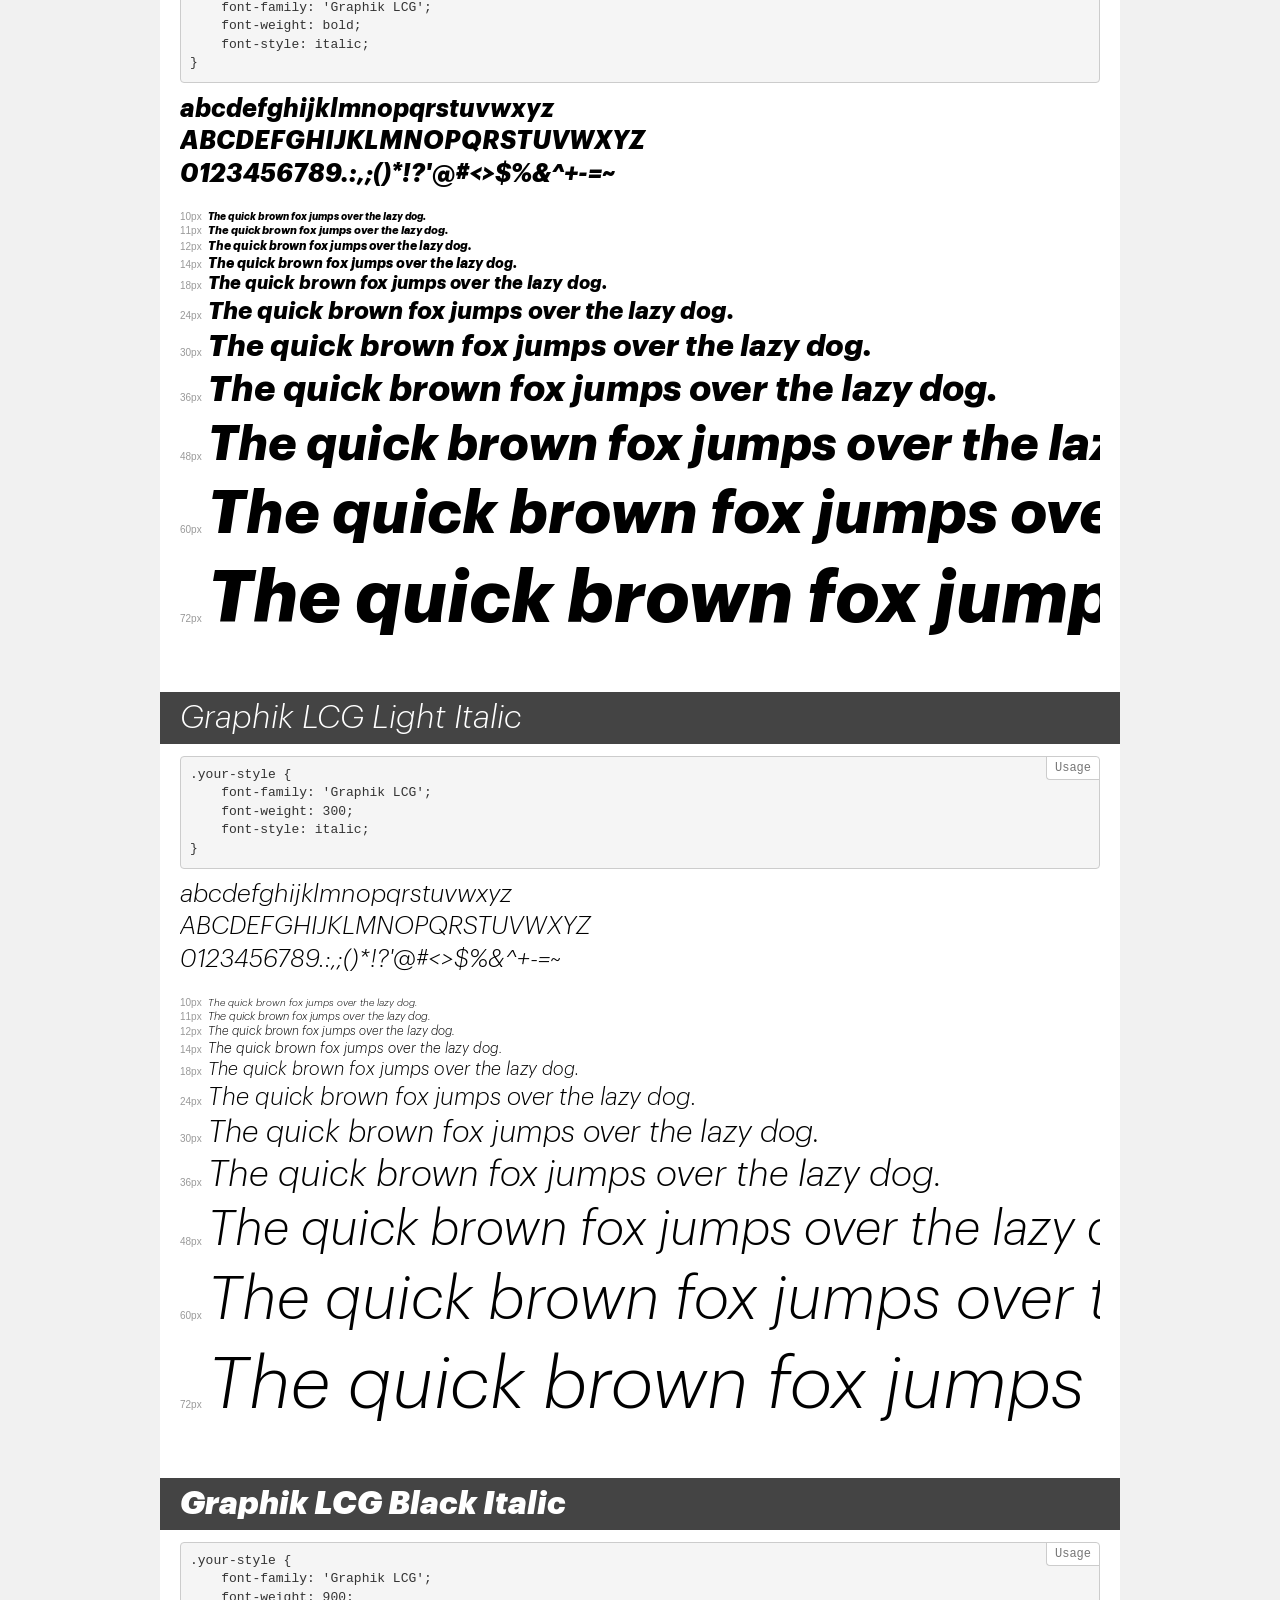
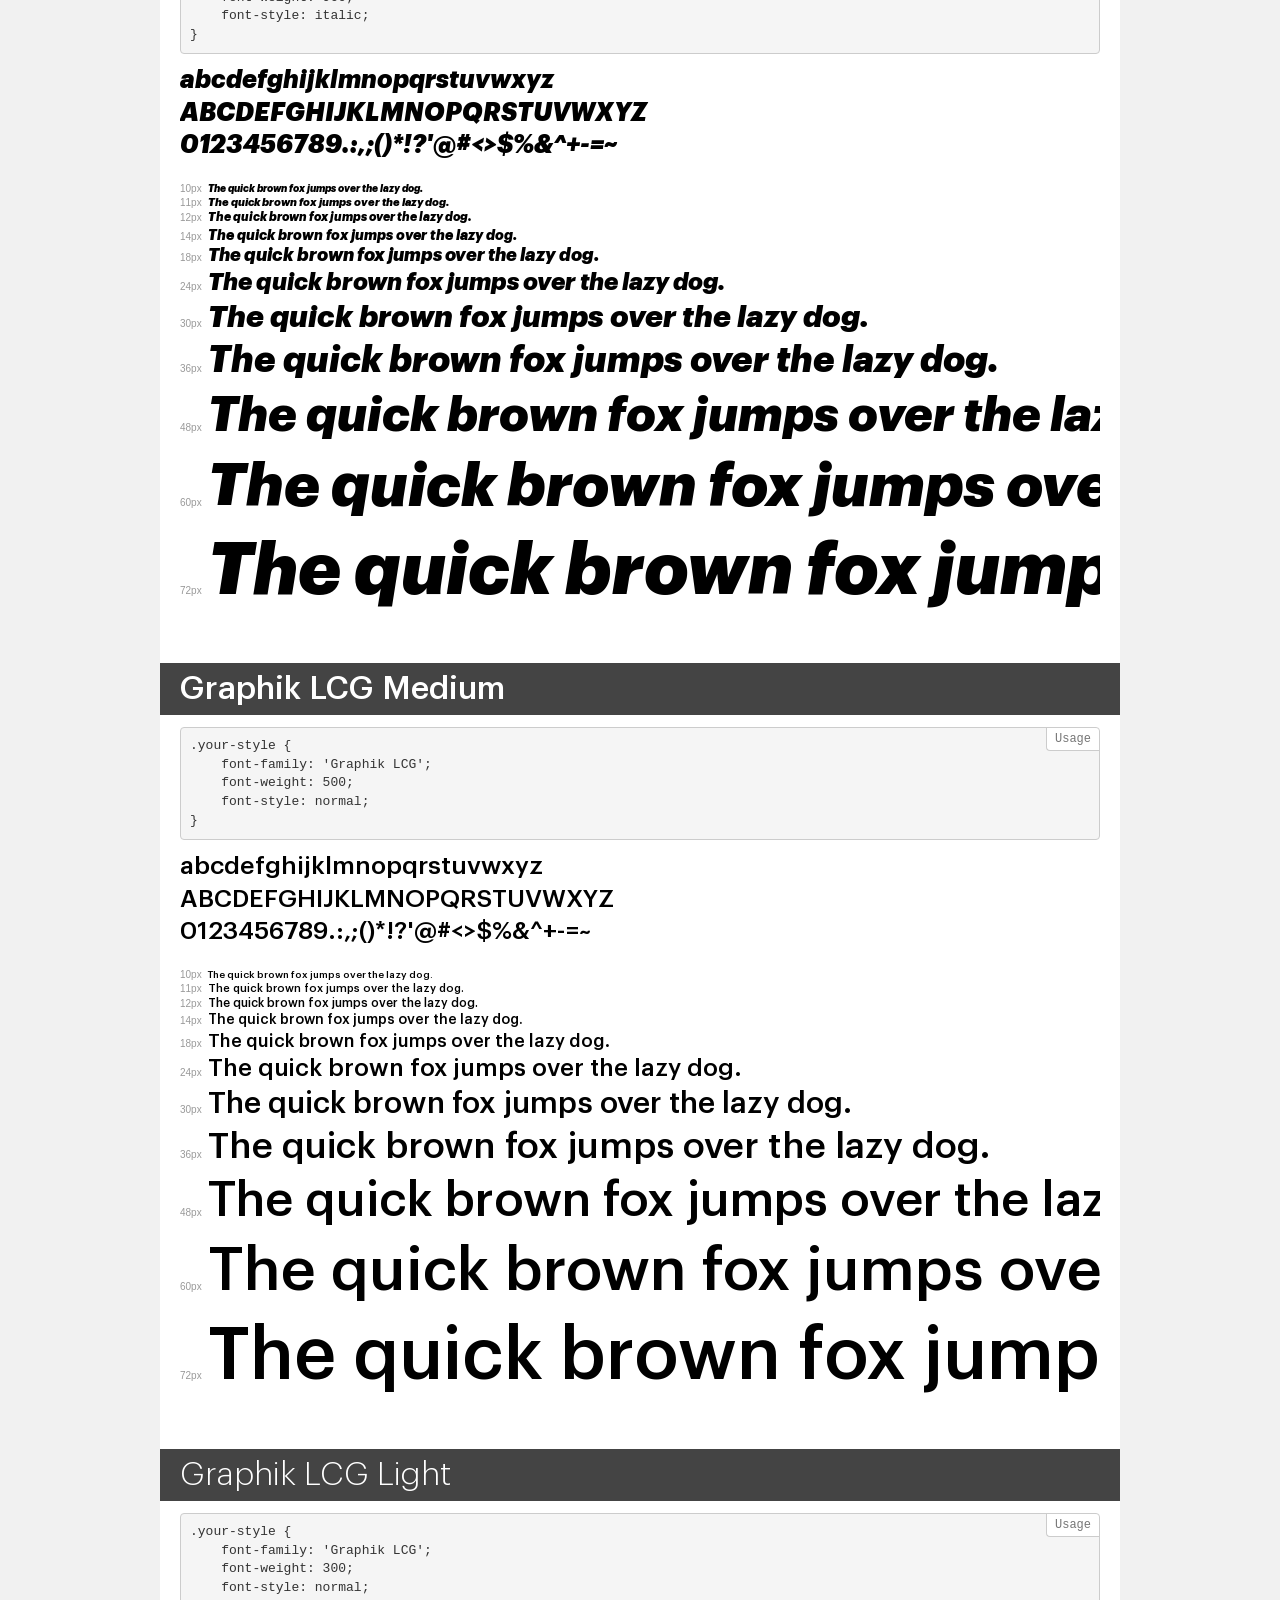
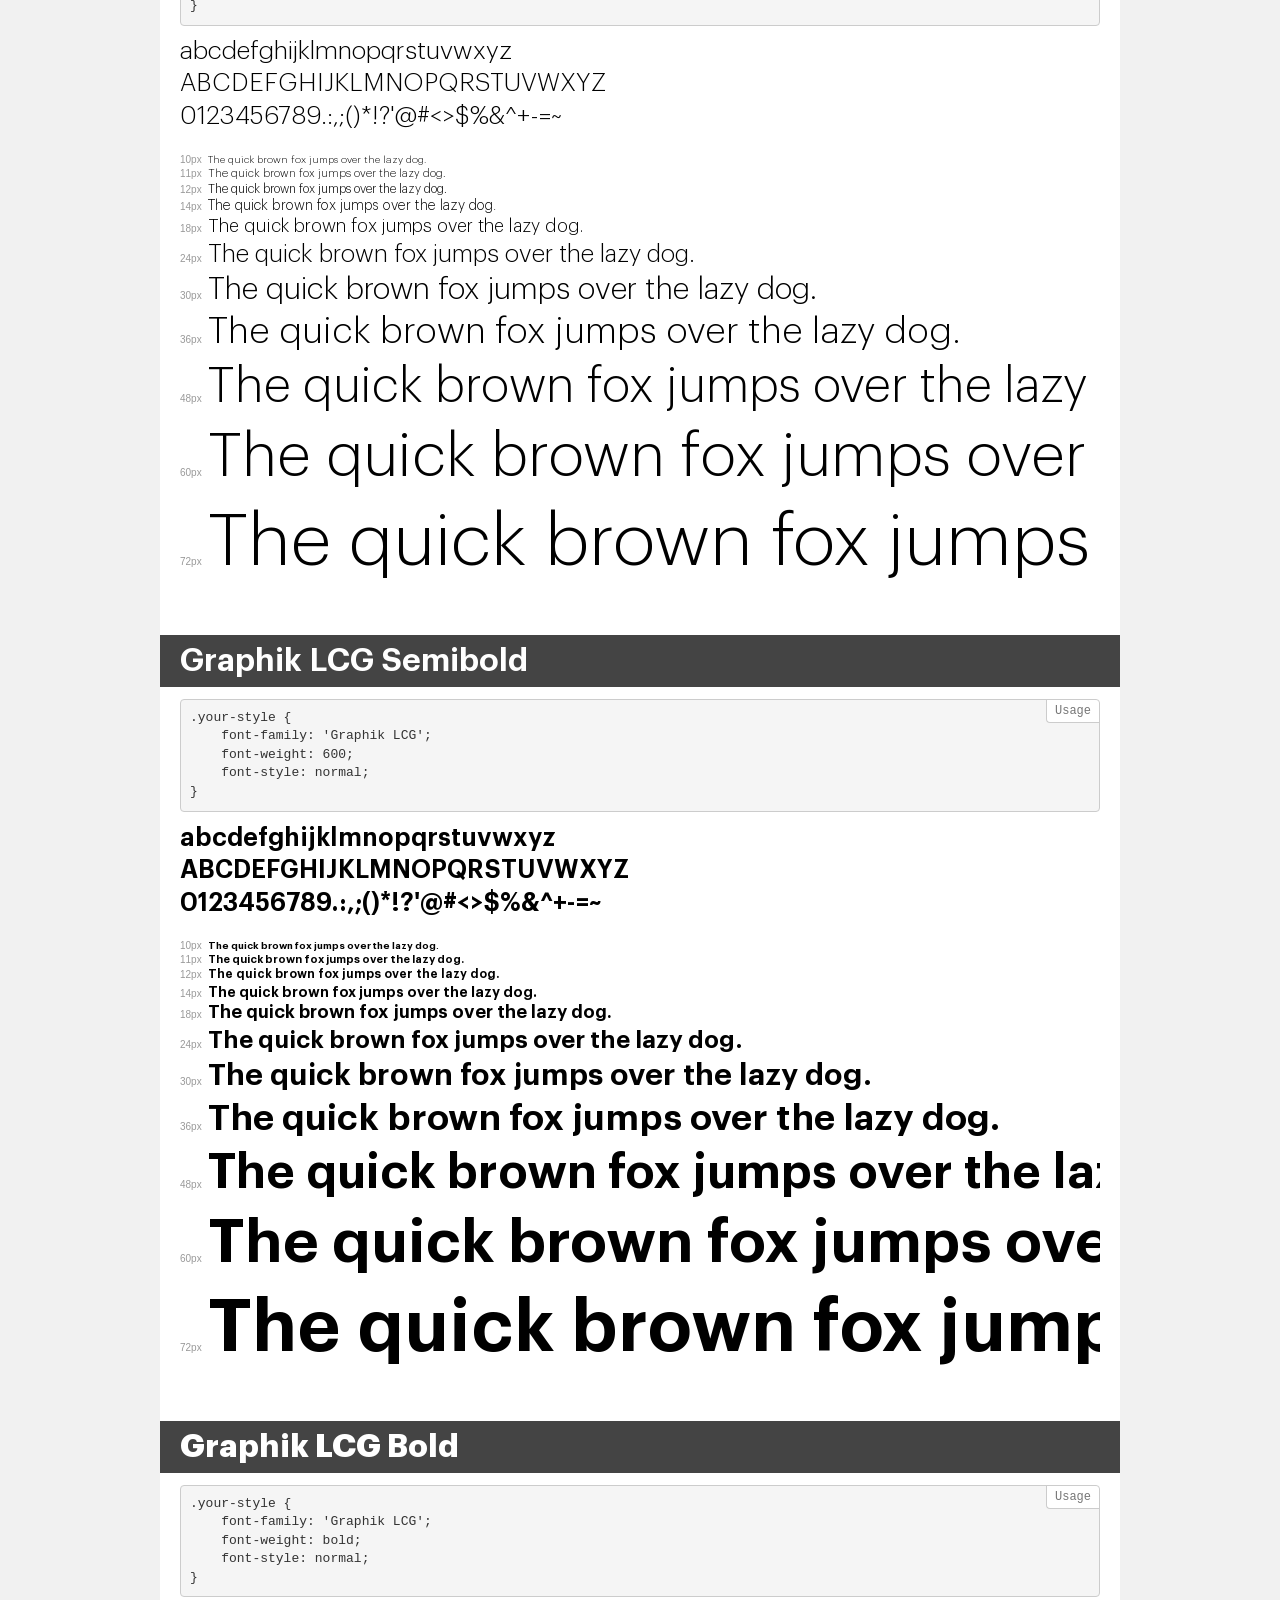
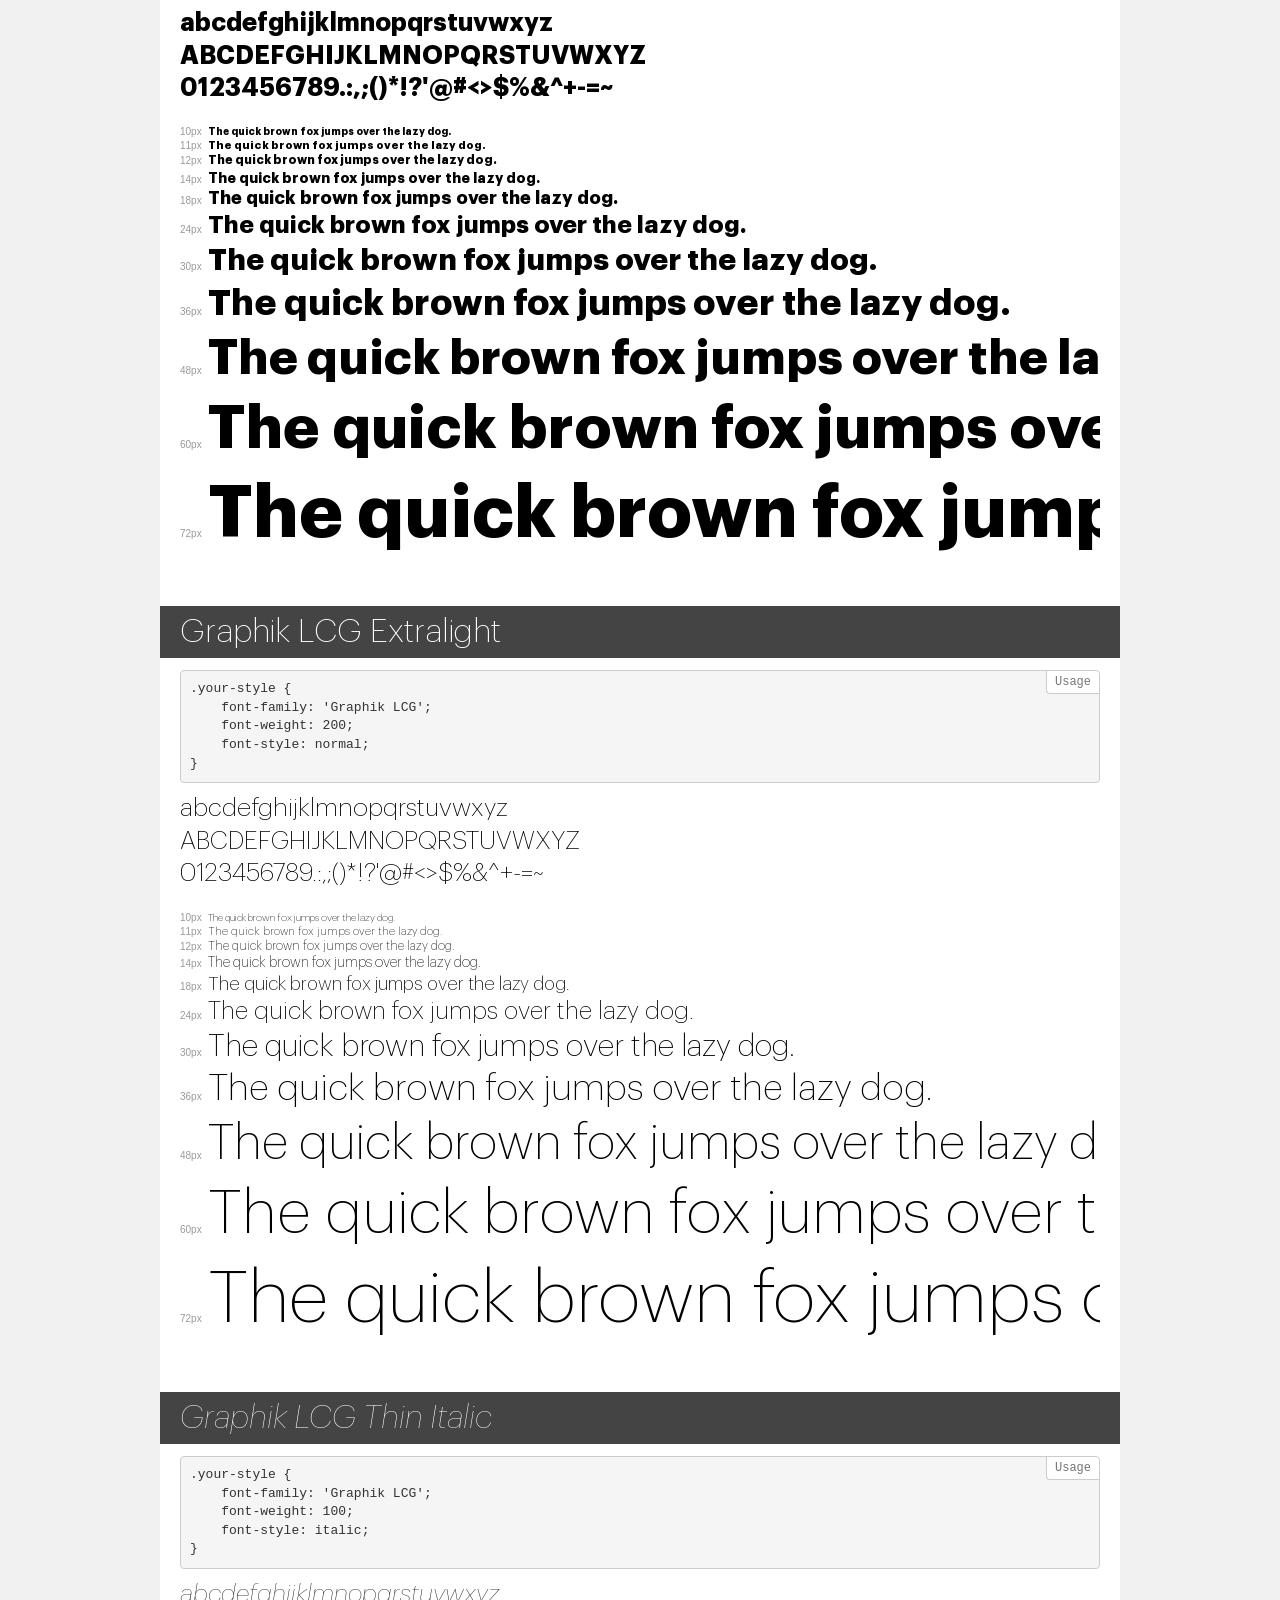
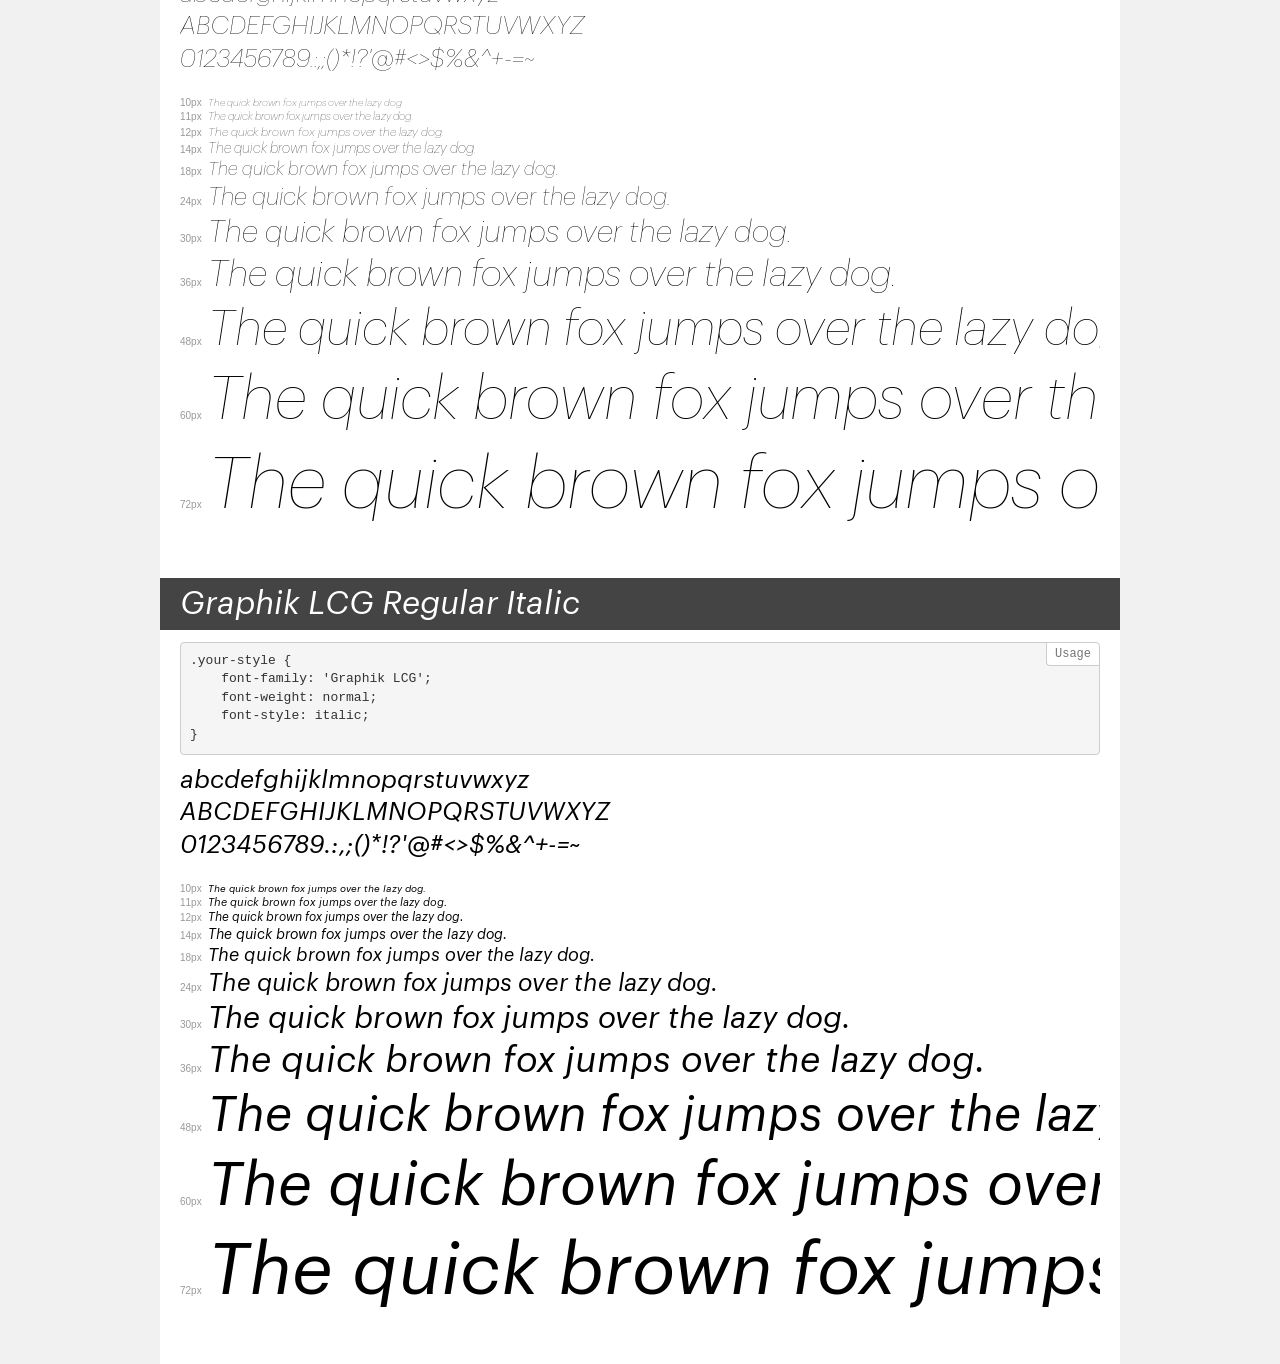
<file: fonts/demo.html>
<!DOCTYPE html>
<html>
<head>
    <meta charset="utf-8">
    <meta http-equiv="X-UA-Compatible" content="IE=edge">
    <meta name="viewport" content="width=device-width, initial-scale=1">
    <meta name="robots" content="noindex, noarchive">
    <meta name="format-detection" content="telephone=no">
    <title>Transfonter demo</title>
    <link href="stylesheet.css" rel="stylesheet">
    <style>
        /*
        http://meyerweb.com/eric/tools/css/reset/
        v2.0 | 20110126
        License: none (public domain)
        */
        html, body, div, span, applet, object, iframe,
        h1, h2, h3, h4, h5, h6, p, blockquote, pre,
        a, abbr, acronym, address, big, cite, code,
        del, dfn, em, img, ins, kbd, q, s, samp,
        small, strike, strong, sub, sup, tt, var,
        b, u, i, center,
        dl, dt, dd, ol, ul, li,
        fieldset, form, label, legend,
        table, caption, tbody, tfoot, thead, tr, th, td,
        article, aside, canvas, details, embed,
        figure, figcaption, footer, header, hgroup,
        menu, nav, output, ruby, section, summary,
        time, mark, audio, video {
            margin: 0;
            padding: 0;
            border: 0;
            font-size: 100%;
            font: inherit;
            vertical-align: baseline;
        }
        /* HTML5 display-role reset for older browsers */
        article, aside, details, figcaption, figure,
        footer, header, hgroup, menu, nav, section {
            display: block;
        }
        body {
            line-height: 1;
        }
        ol, ul {
            list-style: none;
        }
        blockquote, q {
            quotes: none;
        }
        blockquote:before, blockquote:after,
        q:before, q:after {
            content: '';
            content: none;
        }
        table {
            border-collapse: collapse;
            border-spacing: 0;
        }
        /* common styles */
        body {
            background: #f1f1f1;
            color: #000;
        }
        .page {
            background: #fff;
            width: 920px;
            margin: 0 auto;
            padding: 20px 20px 0 20px;
            overflow: hidden;
        }
        .font-container {
            overflow-x: auto;
            overflow-y: hidden;
            margin-bottom: 40px;
            line-height: 1.3;
            white-space: nowrap;
            padding-bottom: 5px;
        }
        h1 {
            position: relative;
            background: #444;
            font-size: 32px;
            color: #fff;
            padding: 10px 20px;
            margin: 0 -20px 12px -20px;
        }
        .letters {
            font-size: 25px;
            margin-bottom: 20px;
        }
        .s10:before {
            content: '10px';
        }
        .s11:before {
            content: '11px';
        }
        .s12:before {
            content: '12px';
        }
        .s14:before {
            content: '14px';
        }
        .s18:before {
            content: '18px';
        }
        .s24:before {
            content: '24px';
        }
        .s30:before {
            content: '30px';
        }
        .s36:before {
            content: '36px';
        }
        .s48:before {
            content: '48px';
        }
        .s60:before {
            content: '60px';
        }
        .s72:before {
            content: '72px';
        }
        .s10:before, .s11:before, .s12:before, .s14:before,
        .s18:before, .s24:before, .s30:before, .s36:before,
        .s48:before, .s60:before, .s72:before {
            font-family: Arial, sans-serif;
            font-size: 10px;
            font-weight: normal;
            font-style: normal;
            color: #999;
            padding-right: 6px;
        }
        pre {
            display: block;
            position: relative;
            padding: 9px;
            margin: 0 0 10px;
            font-family: Monaco, Menlo, Consolas, "Courier New", monospace !important;
            font-size: 13px;
            line-height: 1.428571429;
            color: #333;
            font-weight: normal !important;
            font-style: normal !important;
            background-color: #f5f5f5;
            border: 1px solid #ccc;
            overflow-x: auto;
            border-radius: 4px;
        }
        pre:after {
            display: block;
            position: absolute;
            right: 0;
            top: 0;
            content: 'Usage';
            line-height: 1;
            padding: 5px 8px;
            font-size: 12px;
            color: #767676;
            background-color: #fff;
            border: 1px solid #ccc;
            border-right: none;
            border-top: none;
            border-radius: 0 4px 0 4px;
            z-index: 10;
        }
        /* responsive */
        @media (max-width: 959px) {
            .page {
                width: auto;
                margin: 0;
            }
        }
    </style>
</head>
<body>
<div class="page">
    <div class="demo" style="font-family: 'Graphik LCG'; font-weight: 500; font-style: italic;">
        <h1>Graphik LCG Medium Italic</h1>
        <pre>.your-style {
    font-family: 'Graphik LCG';
    font-weight: 500;
    font-style: italic;
}</pre>
        <div class="font-container">
            <p class="letters">
                abcdefghijklmnopqrstuvwxyz<br>
ABCDEFGHIJKLMNOPQRSTUVWXYZ<br>
                0123456789.:,;()*!?'@#<>$%&^+-=~
            </p>
            <p class="s10" style="font-size: 10px;">The quick brown fox jumps over the lazy dog.</p>
            <p class="s11" style="font-size: 11px;">The quick brown fox jumps over the lazy dog.</p>
            <p class="s12" style="font-size: 12px;">The quick brown fox jumps over the lazy dog.</p>
            <p class="s14" style="font-size: 14px;">The quick brown fox jumps over the lazy dog.</p>
            <p class="s18" style="font-size: 18px;">The quick brown fox jumps over the lazy dog.</p>
            <p class="s24" style="font-size: 24px;">The quick brown fox jumps over the lazy dog.</p>
            <p class="s30" style="font-size: 30px;">The quick brown fox jumps over the lazy dog.</p>
            <p class="s36" style="font-size: 36px;">The quick brown fox jumps over the lazy dog.</p>
            <p class="s48" style="font-size: 48px;">The quick brown fox jumps over the lazy dog.</p>
            <p class="s60" style="font-size: 60px;">The quick brown fox jumps over the lazy dog.</p>
            <p class="s72" style="font-size: 72px;">The quick brown fox jumps over the lazy dog.</p>
        </div>
    </div>
    <div class="demo" style="font-family: 'Graphik LCG'; font-weight: normal; font-style: italic;">
        <h1>Graphik LCG Super Italic</h1>
        <pre>.your-style {
    font-family: 'Graphik LCG';
    font-weight: normal;
    font-style: italic;
}</pre>
        <div class="font-container">
            <p class="letters">
                abcdefghijklmnopqrstuvwxyz<br>
ABCDEFGHIJKLMNOPQRSTUVWXYZ<br>
                0123456789.:,;()*!?'@#<>$%&^+-=~
            </p>
            <p class="s10" style="font-size: 10px;">The quick brown fox jumps over the lazy dog.</p>
            <p class="s11" style="font-size: 11px;">The quick brown fox jumps over the lazy dog.</p>
            <p class="s12" style="font-size: 12px;">The quick brown fox jumps over the lazy dog.</p>
            <p class="s14" style="font-size: 14px;">The quick brown fox jumps over the lazy dog.</p>
            <p class="s18" style="font-size: 18px;">The quick brown fox jumps over the lazy dog.</p>
            <p class="s24" style="font-size: 24px;">The quick brown fox jumps over the lazy dog.</p>
            <p class="s30" style="font-size: 30px;">The quick brown fox jumps over the lazy dog.</p>
            <p class="s36" style="font-size: 36px;">The quick brown fox jumps over the lazy dog.</p>
            <p class="s48" style="font-size: 48px;">The quick brown fox jumps over the lazy dog.</p>
            <p class="s60" style="font-size: 60px;">The quick brown fox jumps over the lazy dog.</p>
            <p class="s72" style="font-size: 72px;">The quick brown fox jumps over the lazy dog.</p>
        </div>
    </div>
    <div class="demo" style="font-family: 'Graphik LCG'; font-weight: 600; font-style: italic;">
        <h1>Graphik LCG Semibold Italic</h1>
        <pre>.your-style {
    font-family: 'Graphik LCG';
    font-weight: 600;
    font-style: italic;
}</pre>
        <div class="font-container">
            <p class="letters">
                abcdefghijklmnopqrstuvwxyz<br>
ABCDEFGHIJKLMNOPQRSTUVWXYZ<br>
                0123456789.:,;()*!?'@#<>$%&^+-=~
            </p>
            <p class="s10" style="font-size: 10px;">The quick brown fox jumps over the lazy dog.</p>
            <p class="s11" style="font-size: 11px;">The quick brown fox jumps over the lazy dog.</p>
            <p class="s12" style="font-size: 12px;">The quick brown fox jumps over the lazy dog.</p>
            <p class="s14" style="font-size: 14px;">The quick brown fox jumps over the lazy dog.</p>
            <p class="s18" style="font-size: 18px;">The quick brown fox jumps over the lazy dog.</p>
            <p class="s24" style="font-size: 24px;">The quick brown fox jumps over the lazy dog.</p>
            <p class="s30" style="font-size: 30px;">The quick brown fox jumps over the lazy dog.</p>
            <p class="s36" style="font-size: 36px;">The quick brown fox jumps over the lazy dog.</p>
            <p class="s48" style="font-size: 48px;">The quick brown fox jumps over the lazy dog.</p>
            <p class="s60" style="font-size: 60px;">The quick brown fox jumps over the lazy dog.</p>
            <p class="s72" style="font-size: 72px;">The quick brown fox jumps over the lazy dog.</p>
        </div>
    </div>
    <div class="demo" style="font-family: 'Graphik LCG'; font-weight: 900; font-style: normal;">
        <h1>Graphik LCG Black</h1>
        <pre>.your-style {
    font-family: 'Graphik LCG';
    font-weight: 900;
    font-style: normal;
}</pre>
        <div class="font-container">
            <p class="letters">
                abcdefghijklmnopqrstuvwxyz<br>
ABCDEFGHIJKLMNOPQRSTUVWXYZ<br>
                0123456789.:,;()*!?'@#<>$%&^+-=~
            </p>
            <p class="s10" style="font-size: 10px;">The quick brown fox jumps over the lazy dog.</p>
            <p class="s11" style="font-size: 11px;">The quick brown fox jumps over the lazy dog.</p>
            <p class="s12" style="font-size: 12px;">The quick brown fox jumps over the lazy dog.</p>
            <p class="s14" style="font-size: 14px;">The quick brown fox jumps over the lazy dog.</p>
            <p class="s18" style="font-size: 18px;">The quick brown fox jumps over the lazy dog.</p>
            <p class="s24" style="font-size: 24px;">The quick brown fox jumps over the lazy dog.</p>
            <p class="s30" style="font-size: 30px;">The quick brown fox jumps over the lazy dog.</p>
            <p class="s36" style="font-size: 36px;">The quick brown fox jumps over the lazy dog.</p>
            <p class="s48" style="font-size: 48px;">The quick brown fox jumps over the lazy dog.</p>
            <p class="s60" style="font-size: 60px;">The quick brown fox jumps over the lazy dog.</p>
            <p class="s72" style="font-size: 72px;">The quick brown fox jumps over the lazy dog.</p>
        </div>
    </div>
    <div class="demo" style="font-family: 'Graphik LCG'; font-weight: normal; font-style: normal;">
        <h1>Graphik LCG Super</h1>
        <pre>.your-style {
    font-family: 'Graphik LCG';
    font-weight: normal;
    font-style: normal;
}</pre>
        <div class="font-container">
            <p class="letters">
                abcdefghijklmnopqrstuvwxyz<br>
ABCDEFGHIJKLMNOPQRSTUVWXYZ<br>
                0123456789.:,;()*!?'@#<>$%&^+-=~
            </p>
            <p class="s10" style="font-size: 10px;">The quick brown fox jumps over the lazy dog.</p>
            <p class="s11" style="font-size: 11px;">The quick brown fox jumps over the lazy dog.</p>
            <p class="s12" style="font-size: 12px;">The quick brown fox jumps over the lazy dog.</p>
            <p class="s14" style="font-size: 14px;">The quick brown fox jumps over the lazy dog.</p>
            <p class="s18" style="font-size: 18px;">The quick brown fox jumps over the lazy dog.</p>
            <p class="s24" style="font-size: 24px;">The quick brown fox jumps over the lazy dog.</p>
            <p class="s30" style="font-size: 30px;">The quick brown fox jumps over the lazy dog.</p>
            <p class="s36" style="font-size: 36px;">The quick brown fox jumps over the lazy dog.</p>
            <p class="s48" style="font-size: 48px;">The quick brown fox jumps over the lazy dog.</p>
            <p class="s60" style="font-size: 60px;">The quick brown fox jumps over the lazy dog.</p>
            <p class="s72" style="font-size: 72px;">The quick brown fox jumps over the lazy dog.</p>
        </div>
    </div>
    <div class="demo" style="font-family: 'Graphik LCG'; font-weight: 100; font-style: normal;">
        <h1>Graphik LCG Thin</h1>
        <pre>.your-style {
    font-family: 'Graphik LCG';
    font-weight: 100;
    font-style: normal;
}</pre>
        <div class="font-container">
            <p class="letters">
                abcdefghijklmnopqrstuvwxyz<br>
ABCDEFGHIJKLMNOPQRSTUVWXYZ<br>
                0123456789.:,;()*!?'@#<>$%&^+-=~
            </p>
            <p class="s10" style="font-size: 10px;">The quick brown fox jumps over the lazy dog.</p>
            <p class="s11" style="font-size: 11px;">The quick brown fox jumps over the lazy dog.</p>
            <p class="s12" style="font-size: 12px;">The quick brown fox jumps over the lazy dog.</p>
            <p class="s14" style="font-size: 14px;">The quick brown fox jumps over the lazy dog.</p>
            <p class="s18" style="font-size: 18px;">The quick brown fox jumps over the lazy dog.</p>
            <p class="s24" style="font-size: 24px;">The quick brown fox jumps over the lazy dog.</p>
            <p class="s30" style="font-size: 30px;">The quick brown fox jumps over the lazy dog.</p>
            <p class="s36" style="font-size: 36px;">The quick brown fox jumps over the lazy dog.</p>
            <p class="s48" style="font-size: 48px;">The quick brown fox jumps over the lazy dog.</p>
            <p class="s60" style="font-size: 60px;">The quick brown fox jumps over the lazy dog.</p>
            <p class="s72" style="font-size: 72px;">The quick brown fox jumps over the lazy dog.</p>
        </div>
    </div>
    <div class="demo" style="font-family: 'Graphik LCG'; font-weight: 200; font-style: italic;">
        <h1>Graphik LCG Extralight Italic</h1>
        <pre>.your-style {
    font-family: 'Graphik LCG';
    font-weight: 200;
    font-style: italic;
}</pre>
        <div class="font-container">
            <p class="letters">
                abcdefghijklmnopqrstuvwxyz<br>
ABCDEFGHIJKLMNOPQRSTUVWXYZ<br>
                0123456789.:,;()*!?'@#<>$%&^+-=~
            </p>
            <p class="s10" style="font-size: 10px;">The quick brown fox jumps over the lazy dog.</p>
            <p class="s11" style="font-size: 11px;">The quick brown fox jumps over the lazy dog.</p>
            <p class="s12" style="font-size: 12px;">The quick brown fox jumps over the lazy dog.</p>
            <p class="s14" style="font-size: 14px;">The quick brown fox jumps over the lazy dog.</p>
            <p class="s18" style="font-size: 18px;">The quick brown fox jumps over the lazy dog.</p>
            <p class="s24" style="font-size: 24px;">The quick brown fox jumps over the lazy dog.</p>
            <p class="s30" style="font-size: 30px;">The quick brown fox jumps over the lazy dog.</p>
            <p class="s36" style="font-size: 36px;">The quick brown fox jumps over the lazy dog.</p>
            <p class="s48" style="font-size: 48px;">The quick brown fox jumps over the lazy dog.</p>
            <p class="s60" style="font-size: 60px;">The quick brown fox jumps over the lazy dog.</p>
            <p class="s72" style="font-size: 72px;">The quick brown fox jumps over the lazy dog.</p>
        </div>
    </div>
    <div class="demo" style="font-family: 'Graphik LCG'; font-weight: normal; font-style: normal;">
        <h1>Graphik LCG Regular</h1>
        <pre>.your-style {
    font-family: 'Graphik LCG';
    font-weight: normal;
    font-style: normal;
}</pre>
        <div class="font-container">
            <p class="letters">
                abcdefghijklmnopqrstuvwxyz<br>
ABCDEFGHIJKLMNOPQRSTUVWXYZ<br>
                0123456789.:,;()*!?'@#<>$%&^+-=~
            </p>
            <p class="s10" style="font-size: 10px;">The quick brown fox jumps over the lazy dog.</p>
            <p class="s11" style="font-size: 11px;">The quick brown fox jumps over the lazy dog.</p>
            <p class="s12" style="font-size: 12px;">The quick brown fox jumps over the lazy dog.</p>
            <p class="s14" style="font-size: 14px;">The quick brown fox jumps over the lazy dog.</p>
            <p class="s18" style="font-size: 18px;">The quick brown fox jumps over the lazy dog.</p>
            <p class="s24" style="font-size: 24px;">The quick brown fox jumps over the lazy dog.</p>
            <p class="s30" style="font-size: 30px;">The quick brown fox jumps over the lazy dog.</p>
            <p class="s36" style="font-size: 36px;">The quick brown fox jumps over the lazy dog.</p>
            <p class="s48" style="font-size: 48px;">The quick brown fox jumps over the lazy dog.</p>
            <p class="s60" style="font-size: 60px;">The quick brown fox jumps over the lazy dog.</p>
            <p class="s72" style="font-size: 72px;">The quick brown fox jumps over the lazy dog.</p>
        </div>
    </div>
    <div class="demo" style="font-family: 'Graphik LCG'; font-weight: bold; font-style: italic;">
        <h1>Graphik LCG Bold Italic</h1>
        <pre>.your-style {
    font-family: 'Graphik LCG';
    font-weight: bold;
    font-style: italic;
}</pre>
        <div class="font-container">
            <p class="letters">
                abcdefghijklmnopqrstuvwxyz<br>
ABCDEFGHIJKLMNOPQRSTUVWXYZ<br>
                0123456789.:,;()*!?'@#<>$%&^+-=~
            </p>
            <p class="s10" style="font-size: 10px;">The quick brown fox jumps over the lazy dog.</p>
            <p class="s11" style="font-size: 11px;">The quick brown fox jumps over the lazy dog.</p>
            <p class="s12" style="font-size: 12px;">The quick brown fox jumps over the lazy dog.</p>
            <p class="s14" style="font-size: 14px;">The quick brown fox jumps over the lazy dog.</p>
            <p class="s18" style="font-size: 18px;">The quick brown fox jumps over the lazy dog.</p>
            <p class="s24" style="font-size: 24px;">The quick brown fox jumps over the lazy dog.</p>
            <p class="s30" style="font-size: 30px;">The quick brown fox jumps over the lazy dog.</p>
            <p class="s36" style="font-size: 36px;">The quick brown fox jumps over the lazy dog.</p>
            <p class="s48" style="font-size: 48px;">The quick brown fox jumps over the lazy dog.</p>
            <p class="s60" style="font-size: 60px;">The quick brown fox jumps over the lazy dog.</p>
            <p class="s72" style="font-size: 72px;">The quick brown fox jumps over the lazy dog.</p>
        </div>
    </div>
    <div class="demo" style="font-family: 'Graphik LCG'; font-weight: 300; font-style: italic;">
        <h1>Graphik LCG Light Italic</h1>
        <pre>.your-style {
    font-family: 'Graphik LCG';
    font-weight: 300;
    font-style: italic;
}</pre>
        <div class="font-container">
            <p class="letters">
                abcdefghijklmnopqrstuvwxyz<br>
ABCDEFGHIJKLMNOPQRSTUVWXYZ<br>
                0123456789.:,;()*!?'@#<>$%&^+-=~
            </p>
            <p class="s10" style="font-size: 10px;">The quick brown fox jumps over the lazy dog.</p>
            <p class="s11" style="font-size: 11px;">The quick brown fox jumps over the lazy dog.</p>
            <p class="s12" style="font-size: 12px;">The quick brown fox jumps over the lazy dog.</p>
            <p class="s14" style="font-size: 14px;">The quick brown fox jumps over the lazy dog.</p>
            <p class="s18" style="font-size: 18px;">The quick brown fox jumps over the lazy dog.</p>
            <p class="s24" style="font-size: 24px;">The quick brown fox jumps over the lazy dog.</p>
            <p class="s30" style="font-size: 30px;">The quick brown fox jumps over the lazy dog.</p>
            <p class="s36" style="font-size: 36px;">The quick brown fox jumps over the lazy dog.</p>
            <p class="s48" style="font-size: 48px;">The quick brown fox jumps over the lazy dog.</p>
            <p class="s60" style="font-size: 60px;">The quick brown fox jumps over the lazy dog.</p>
            <p class="s72" style="font-size: 72px;">The quick brown fox jumps over the lazy dog.</p>
        </div>
    </div>
    <div class="demo" style="font-family: 'Graphik LCG'; font-weight: 900; font-style: italic;">
        <h1>Graphik LCG Black Italic</h1>
        <pre>.your-style {
    font-family: 'Graphik LCG';
    font-weight: 900;
    font-style: italic;
}</pre>
        <div class="font-container">
            <p class="letters">
                abcdefghijklmnopqrstuvwxyz<br>
ABCDEFGHIJKLMNOPQRSTUVWXYZ<br>
                0123456789.:,;()*!?'@#<>$%&^+-=~
            </p>
            <p class="s10" style="font-size: 10px;">The quick brown fox jumps over the lazy dog.</p>
            <p class="s11" style="font-size: 11px;">The quick brown fox jumps over the lazy dog.</p>
            <p class="s12" style="font-size: 12px;">The quick brown fox jumps over the lazy dog.</p>
            <p class="s14" style="font-size: 14px;">The quick brown fox jumps over the lazy dog.</p>
            <p class="s18" style="font-size: 18px;">The quick brown fox jumps over the lazy dog.</p>
            <p class="s24" style="font-size: 24px;">The quick brown fox jumps over the lazy dog.</p>
            <p class="s30" style="font-size: 30px;">The quick brown fox jumps over the lazy dog.</p>
            <p class="s36" style="font-size: 36px;">The quick brown fox jumps over the lazy dog.</p>
            <p class="s48" style="font-size: 48px;">The quick brown fox jumps over the lazy dog.</p>
            <p class="s60" style="font-size: 60px;">The quick brown fox jumps over the lazy dog.</p>
            <p class="s72" style="font-size: 72px;">The quick brown fox jumps over the lazy dog.</p>
        </div>
    </div>
    <div class="demo" style="font-family: 'Graphik LCG'; font-weight: 500; font-style: normal;">
        <h1>Graphik LCG Medium</h1>
        <pre>.your-style {
    font-family: 'Graphik LCG';
    font-weight: 500;
    font-style: normal;
}</pre>
        <div class="font-container">
            <p class="letters">
                abcdefghijklmnopqrstuvwxyz<br>
ABCDEFGHIJKLMNOPQRSTUVWXYZ<br>
                0123456789.:,;()*!?'@#<>$%&^+-=~
            </p>
            <p class="s10" style="font-size: 10px;">The quick brown fox jumps over the lazy dog.</p>
            <p class="s11" style="font-size: 11px;">The quick brown fox jumps over the lazy dog.</p>
            <p class="s12" style="font-size: 12px;">The quick brown fox jumps over the lazy dog.</p>
            <p class="s14" style="font-size: 14px;">The quick brown fox jumps over the lazy dog.</p>
            <p class="s18" style="font-size: 18px;">The quick brown fox jumps over the lazy dog.</p>
            <p class="s24" style="font-size: 24px;">The quick brown fox jumps over the lazy dog.</p>
            <p class="s30" style="font-size: 30px;">The quick brown fox jumps over the lazy dog.</p>
            <p class="s36" style="font-size: 36px;">The quick brown fox jumps over the lazy dog.</p>
            <p class="s48" style="font-size: 48px;">The quick brown fox jumps over the lazy dog.</p>
            <p class="s60" style="font-size: 60px;">The quick brown fox jumps over the lazy dog.</p>
            <p class="s72" style="font-size: 72px;">The quick brown fox jumps over the lazy dog.</p>
        </div>
    </div>
    <div class="demo" style="font-family: 'Graphik LCG'; font-weight: 300; font-style: normal;">
        <h1>Graphik LCG Light</h1>
        <pre>.your-style {
    font-family: 'Graphik LCG';
    font-weight: 300;
    font-style: normal;
}</pre>
        <div class="font-container">
            <p class="letters">
                abcdefghijklmnopqrstuvwxyz<br>
ABCDEFGHIJKLMNOPQRSTUVWXYZ<br>
                0123456789.:,;()*!?'@#<>$%&^+-=~
            </p>
            <p class="s10" style="font-size: 10px;">The quick brown fox jumps over the lazy dog.</p>
            <p class="s11" style="font-size: 11px;">The quick brown fox jumps over the lazy dog.</p>
            <p class="s12" style="font-size: 12px;">The quick brown fox jumps over the lazy dog.</p>
            <p class="s14" style="font-size: 14px;">The quick brown fox jumps over the lazy dog.</p>
            <p class="s18" style="font-size: 18px;">The quick brown fox jumps over the lazy dog.</p>
            <p class="s24" style="font-size: 24px;">The quick brown fox jumps over the lazy dog.</p>
            <p class="s30" style="font-size: 30px;">The quick brown fox jumps over the lazy dog.</p>
            <p class="s36" style="font-size: 36px;">The quick brown fox jumps over the lazy dog.</p>
            <p class="s48" style="font-size: 48px;">The quick brown fox jumps over the lazy dog.</p>
            <p class="s60" style="font-size: 60px;">The quick brown fox jumps over the lazy dog.</p>
            <p class="s72" style="font-size: 72px;">The quick brown fox jumps over the lazy dog.</p>
        </div>
    </div>
    <div class="demo" style="font-family: 'Graphik LCG'; font-weight: 600; font-style: normal;">
        <h1>Graphik LCG Semibold</h1>
        <pre>.your-style {
    font-family: 'Graphik LCG';
    font-weight: 600;
    font-style: normal;
}</pre>
        <div class="font-container">
            <p class="letters">
                abcdefghijklmnopqrstuvwxyz<br>
ABCDEFGHIJKLMNOPQRSTUVWXYZ<br>
                0123456789.:,;()*!?'@#<>$%&^+-=~
            </p>
            <p class="s10" style="font-size: 10px;">The quick brown fox jumps over the lazy dog.</p>
            <p class="s11" style="font-size: 11px;">The quick brown fox jumps over the lazy dog.</p>
            <p class="s12" style="font-size: 12px;">The quick brown fox jumps over the lazy dog.</p>
            <p class="s14" style="font-size: 14px;">The quick brown fox jumps over the lazy dog.</p>
            <p class="s18" style="font-size: 18px;">The quick brown fox jumps over the lazy dog.</p>
            <p class="s24" style="font-size: 24px;">The quick brown fox jumps over the lazy dog.</p>
            <p class="s30" style="font-size: 30px;">The quick brown fox jumps over the lazy dog.</p>
            <p class="s36" style="font-size: 36px;">The quick brown fox jumps over the lazy dog.</p>
            <p class="s48" style="font-size: 48px;">The quick brown fox jumps over the lazy dog.</p>
            <p class="s60" style="font-size: 60px;">The quick brown fox jumps over the lazy dog.</p>
            <p class="s72" style="font-size: 72px;">The quick brown fox jumps over the lazy dog.</p>
        </div>
    </div>
    <div class="demo" style="font-family: 'Graphik LCG'; font-weight: bold; font-style: normal;">
        <h1>Graphik LCG Bold</h1>
        <pre>.your-style {
    font-family: 'Graphik LCG';
    font-weight: bold;
    font-style: normal;
}</pre>
        <div class="font-container">
            <p class="letters">
                abcdefghijklmnopqrstuvwxyz<br>
ABCDEFGHIJKLMNOPQRSTUVWXYZ<br>
                0123456789.:,;()*!?'@#<>$%&^+-=~
            </p>
            <p class="s10" style="font-size: 10px;">The quick brown fox jumps over the lazy dog.</p>
            <p class="s11" style="font-size: 11px;">The quick brown fox jumps over the lazy dog.</p>
            <p class="s12" style="font-size: 12px;">The quick brown fox jumps over the lazy dog.</p>
            <p class="s14" style="font-size: 14px;">The quick brown fox jumps over the lazy dog.</p>
            <p class="s18" style="font-size: 18px;">The quick brown fox jumps over the lazy dog.</p>
            <p class="s24" style="font-size: 24px;">The quick brown fox jumps over the lazy dog.</p>
            <p class="s30" style="font-size: 30px;">The quick brown fox jumps over the lazy dog.</p>
            <p class="s36" style="font-size: 36px;">The quick brown fox jumps over the lazy dog.</p>
            <p class="s48" style="font-size: 48px;">The quick brown fox jumps over the lazy dog.</p>
            <p class="s60" style="font-size: 60px;">The quick brown fox jumps over the lazy dog.</p>
            <p class="s72" style="font-size: 72px;">The quick brown fox jumps over the lazy dog.</p>
        </div>
    </div>
    <div class="demo" style="font-family: 'Graphik LCG'; font-weight: 200; font-style: normal;">
        <h1>Graphik LCG Extralight</h1>
        <pre>.your-style {
    font-family: 'Graphik LCG';
    font-weight: 200;
    font-style: normal;
}</pre>
        <div class="font-container">
            <p class="letters">
                abcdefghijklmnopqrstuvwxyz<br>
ABCDEFGHIJKLMNOPQRSTUVWXYZ<br>
                0123456789.:,;()*!?'@#<>$%&^+-=~
            </p>
            <p class="s10" style="font-size: 10px;">The quick brown fox jumps over the lazy dog.</p>
            <p class="s11" style="font-size: 11px;">The quick brown fox jumps over the lazy dog.</p>
            <p class="s12" style="font-size: 12px;">The quick brown fox jumps over the lazy dog.</p>
            <p class="s14" style="font-size: 14px;">The quick brown fox jumps over the lazy dog.</p>
            <p class="s18" style="font-size: 18px;">The quick brown fox jumps over the lazy dog.</p>
            <p class="s24" style="font-size: 24px;">The quick brown fox jumps over the lazy dog.</p>
            <p class="s30" style="font-size: 30px;">The quick brown fox jumps over the lazy dog.</p>
            <p class="s36" style="font-size: 36px;">The quick brown fox jumps over the lazy dog.</p>
            <p class="s48" style="font-size: 48px;">The quick brown fox jumps over the lazy dog.</p>
            <p class="s60" style="font-size: 60px;">The quick brown fox jumps over the lazy dog.</p>
            <p class="s72" style="font-size: 72px;">The quick brown fox jumps over the lazy dog.</p>
        </div>
    </div>
    <div class="demo" style="font-family: 'Graphik LCG'; font-weight: 100; font-style: italic;">
        <h1>Graphik LCG Thin Italic</h1>
        <pre>.your-style {
    font-family: 'Graphik LCG';
    font-weight: 100;
    font-style: italic;
}</pre>
        <div class="font-container">
            <p class="letters">
                abcdefghijklmnopqrstuvwxyz<br>
ABCDEFGHIJKLMNOPQRSTUVWXYZ<br>
                0123456789.:,;()*!?'@#<>$%&^+-=~
            </p>
            <p class="s10" style="font-size: 10px;">The quick brown fox jumps over the lazy dog.</p>
            <p class="s11" style="font-size: 11px;">The quick brown fox jumps over the lazy dog.</p>
            <p class="s12" style="font-size: 12px;">The quick brown fox jumps over the lazy dog.</p>
            <p class="s14" style="font-size: 14px;">The quick brown fox jumps over the lazy dog.</p>
            <p class="s18" style="font-size: 18px;">The quick brown fox jumps over the lazy dog.</p>
            <p class="s24" style="font-size: 24px;">The quick brown fox jumps over the lazy dog.</p>
            <p class="s30" style="font-size: 30px;">The quick brown fox jumps over the lazy dog.</p>
            <p class="s36" style="font-size: 36px;">The quick brown fox jumps over the lazy dog.</p>
            <p class="s48" style="font-size: 48px;">The quick brown fox jumps over the lazy dog.</p>
            <p class="s60" style="font-size: 60px;">The quick brown fox jumps over the lazy dog.</p>
            <p class="s72" style="font-size: 72px;">The quick brown fox jumps over the lazy dog.</p>
        </div>
    </div>
    <div class="demo" style="font-family: 'Graphik LCG'; font-weight: normal; font-style: italic;">
        <h1>Graphik LCG Regular Italic</h1>
        <pre>.your-style {
    font-family: 'Graphik LCG';
    font-weight: normal;
    font-style: italic;
}</pre>
        <div class="font-container">
            <p class="letters">
                abcdefghijklmnopqrstuvwxyz<br>
ABCDEFGHIJKLMNOPQRSTUVWXYZ<br>
                0123456789.:,;()*!?'@#<>$%&^+-=~
            </p>
            <p class="s10" style="font-size: 10px;">The quick brown fox jumps over the lazy dog.</p>
            <p class="s11" style="font-size: 11px;">The quick brown fox jumps over the lazy dog.</p>
            <p class="s12" style="font-size: 12px;">The quick brown fox jumps over the lazy dog.</p>
            <p class="s14" style="font-size: 14px;">The quick brown fox jumps over the lazy dog.</p>
            <p class="s18" style="font-size: 18px;">The quick brown fox jumps over the lazy dog.</p>
            <p class="s24" style="font-size: 24px;">The quick brown fox jumps over the lazy dog.</p>
            <p class="s30" style="font-size: 30px;">The quick brown fox jumps over the lazy dog.</p>
            <p class="s36" style="font-size: 36px;">The quick brown fox jumps over the lazy dog.</p>
            <p class="s48" style="font-size: 48px;">The quick brown fox jumps over the lazy dog.</p>
            <p class="s60" style="font-size: 60px;">The quick brown fox jumps over the lazy dog.</p>
            <p class="s72" style="font-size: 72px;">The quick brown fox jumps over the lazy dog.</p>
        </div>
    </div>
</div>
</body>
</html>
</file>
<file: fonts/stylesheet.css>
@font-face {
    font-family: 'Graphik LCG';
    src: url('GraphikLCG-MediumItalic.eot');
    src: local('Graphik LCG Medium Italic'), local('GraphikLCG-MediumItalic'),
        url('GraphikLCG-MediumItalic.eot?#iefix') format('embedded-opentype'),
        url('GraphikLCG-MediumItalic.woff2') format('woff2'),
        url('GraphikLCG-MediumItalic.woff') format('woff'),
        url('GraphikLCG-MediumItalic.ttf') format('truetype');
    font-weight: 500;
    font-style: italic;
}

@font-face {
    font-family: 'Graphik LCG';
    src: url('GraphikLCG-SuperItalic.eot');
    src: local('Graphik LCG Super Italic'), local('GraphikLCG-SuperItalic'),
        url('GraphikLCG-SuperItalic.eot?#iefix') format('embedded-opentype'),
        url('GraphikLCG-SuperItalic.woff2') format('woff2'),
        url('GraphikLCG-SuperItalic.woff') format('woff'),
        url('GraphikLCG-SuperItalic.ttf') format('truetype');
    font-weight: normal;
    font-style: italic;
}

@font-face {
    font-family: 'Graphik LCG';
    src: url('GraphikLCG-SemiboldItalic.eot');
    src: local('Graphik LCG Semibold Italic'), local('GraphikLCG-SemiboldItalic'),
        url('GraphikLCG-SemiboldItalic.eot?#iefix') format('embedded-opentype'),
        url('GraphikLCG-SemiboldItalic.woff2') format('woff2'),
        url('GraphikLCG-SemiboldItalic.woff') format('woff'),
        url('GraphikLCG-SemiboldItalic.ttf') format('truetype');
    font-weight: 600;
    font-style: italic;
}

@font-face {
    font-family: 'Graphik LCG';
    src: url('GraphikLCG-Black.eot');
    src: local('Graphik LCG Black'), local('GraphikLCG-Black'),
        url('GraphikLCG-Black.eot?#iefix') format('embedded-opentype'),
        url('GraphikLCG-Black.woff2') format('woff2'),
        url('GraphikLCG-Black.woff') format('woff'),
        url('GraphikLCG-Black.ttf') format('truetype');
    font-weight: 900;
    font-style: normal;
}

@font-face {
    font-family: 'Graphik LCG';
    src: url('GraphikLCG-Super.eot');
    src: local('Graphik LCG Super'), local('GraphikLCG-Super'),
        url('GraphikLCG-Super.eot?#iefix') format('embedded-opentype'),
        url('GraphikLCG-Super.woff2') format('woff2'),
        url('GraphikLCG-Super.woff') format('woff'),
        url('GraphikLCG-Super.ttf') format('truetype');
    font-weight: normal;
    font-style: normal;
}

@font-face {
    font-family: 'Graphik LCG';
    src: url('GraphikLCG-Thin.eot');
    src: local('Graphik LCG Thin'), local('GraphikLCG-Thin'),
        url('GraphikLCG-Thin.eot?#iefix') format('embedded-opentype'),
        url('GraphikLCG-Thin.woff2') format('woff2'),
        url('GraphikLCG-Thin.woff') format('woff'),
        url('GraphikLCG-Thin.ttf') format('truetype');
    font-weight: 100;
    font-style: normal;
}

@font-face {
    font-family: 'Graphik LCG';
    src: url('GraphikLCG-ExtralightItalic.eot');
    src: local('Graphik LCG Extralight Italic'), local('GraphikLCG-ExtralightItalic'),
        url('GraphikLCG-ExtralightItalic.eot?#iefix') format('embedded-opentype'),
        url('GraphikLCG-ExtralightItalic.woff2') format('woff2'),
        url('GraphikLCG-ExtralightItalic.woff') format('woff'),
        url('GraphikLCG-ExtralightItalic.ttf') format('truetype');
    font-weight: 200;
    font-style: italic;
}

@font-face {
    font-family: 'Graphik LCG';
    src: url('GraphikLCG-Regular.eot');
    src: local('Graphik LCG Regular'), local('GraphikLCG-Regular'),
        url('GraphikLCG-Regular.eot?#iefix') format('embedded-opentype'),
        url('GraphikLCG-Regular.woff2') format('woff2'),
        url('GraphikLCG-Regular.woff') format('woff'),
        url('GraphikLCG-Regular.ttf') format('truetype');
    font-weight: normal;
    font-style: normal;
}

@font-face {
    font-family: 'Graphik LCG';
    src: url('GraphikLCG-BoldItalic.eot');
    src: local('Graphik LCG Bold Italic'), local('GraphikLCG-BoldItalic'),
        url('GraphikLCG-BoldItalic.eot?#iefix') format('embedded-opentype'),
        url('GraphikLCG-BoldItalic.woff2') format('woff2'),
        url('GraphikLCG-BoldItalic.woff') format('woff'),
        url('GraphikLCG-BoldItalic.ttf') format('truetype');
    font-weight: bold;
    font-style: italic;
}

@font-face {
    font-family: 'Graphik LCG';
    src: url('GraphikLCG-LightItalic.eot');
    src: local('Graphik LCG Light Italic'), local('GraphikLCG-LightItalic'),
        url('GraphikLCG-LightItalic.eot?#iefix') format('embedded-opentype'),
        url('GraphikLCG-LightItalic.woff2') format('woff2'),
        url('GraphikLCG-LightItalic.woff') format('woff'),
        url('GraphikLCG-LightItalic.ttf') format('truetype');
    font-weight: 300;
    font-style: italic;
}

@font-face {
    font-family: 'Graphik LCG';
    src: url('GraphikLCG-BlackItalic.eot');
    src: local('Graphik LCG Black Italic'), local('GraphikLCG-BlackItalic'),
        url('GraphikLCG-BlackItalic.eot?#iefix') format('embedded-opentype'),
        url('GraphikLCG-BlackItalic.woff2') format('woff2'),
        url('GraphikLCG-BlackItalic.woff') format('woff'),
        url('GraphikLCG-BlackItalic.ttf') format('truetype');
    font-weight: 900;
    font-style: italic;
}

@font-face {
    font-family: 'Graphik LCG';
    src: url('GraphikLCG-Medium.eot');
    src: local('Graphik LCG Medium'), local('GraphikLCG-Medium'),
        url('GraphikLCG-Medium.eot?#iefix') format('embedded-opentype'),
        url('GraphikLCG-Medium.woff2') format('woff2'),
        url('GraphikLCG-Medium.woff') format('woff'),
        url('GraphikLCG-Medium.ttf') format('truetype');
    font-weight: 500;
    font-style: normal;
}

@font-face {
    font-family: 'Graphik LCG';
    src: url('GraphikLCG-Light.eot');
    src: local('Graphik LCG Light'), local('GraphikLCG-Light'),
        url('GraphikLCG-Light.eot?#iefix') format('embedded-opentype'),
        url('GraphikLCG-Light.woff2') format('woff2'),
        url('GraphikLCG-Light.woff') format('woff'),
        url('GraphikLCG-Light.ttf') format('truetype');
    font-weight: 300;
    font-style: normal;
}

@font-face {
    font-family: 'Graphik LCG';
    src: url('GraphikLCG-Semibold.eot');
    src: local('Graphik LCG Semibold'), local('GraphikLCG-Semibold'),
        url('GraphikLCG-Semibold.eot?#iefix') format('embedded-opentype'),
        url('GraphikLCG-Semibold.woff2') format('woff2'),
        url('GraphikLCG-Semibold.woff') format('woff'),
        url('GraphikLCG-Semibold.ttf') format('truetype');
    font-weight: 600;
    font-style: normal;
}

@font-face {
    font-family: 'Graphik LCG';
    src: url('GraphikLCG-Bold.eot');
    src: local('Graphik LCG Bold'), local('GraphikLCG-Bold'),
        url('GraphikLCG-Bold.eot?#iefix') format('embedded-opentype'),
        url('GraphikLCG-Bold.woff2') format('woff2'),
        url('GraphikLCG-Bold.woff') format('woff'),
        url('GraphikLCG-Bold.ttf') format('truetype');
    font-weight: bold;
    font-style: normal;
}

@font-face {
    font-family: 'Graphik LCG';
    src: url('GraphikLCG-Extralight.eot');
    src: local('Graphik LCG Extralight'), local('GraphikLCG-Extralight'),
        url('GraphikLCG-Extralight.eot?#iefix') format('embedded-opentype'),
        url('GraphikLCG-Extralight.woff2') format('woff2'),
        url('GraphikLCG-Extralight.woff') format('woff'),
        url('GraphikLCG-Extralight.ttf') format('truetype');
    font-weight: 200;
    font-style: normal;
}

@font-face {
    font-family: 'Graphik LCG';
    src: url('GraphikLCG-ThinItalic.eot');
    src: local('Graphik LCG Thin Italic'), local('GraphikLCG-ThinItalic'),
        url('GraphikLCG-ThinItalic.eot?#iefix') format('embedded-opentype'),
        url('GraphikLCG-ThinItalic.woff2') format('woff2'),
        url('GraphikLCG-ThinItalic.woff') format('woff'),
        url('GraphikLCG-ThinItalic.ttf') format('truetype');
    font-weight: 100;
    font-style: italic;
}

@font-face {
    font-family: 'Graphik LCG';
    src: url('GraphikLCG-RegularItalic.eot');
    src: local('Graphik LCG Regular Italic'), local('GraphikLCG-RegularItalic'),
        url('GraphikLCG-RegularItalic.eot?#iefix') format('embedded-opentype'),
        url('GraphikLCG-RegularItalic.woff2') format('woff2'),
        url('GraphikLCG-RegularItalic.woff') format('woff'),
        url('GraphikLCG-RegularItalic.ttf') format('truetype');
    font-weight: normal;
    font-style: italic;
}
</file>
<file: css/style.css>
/* #region common */
html,
body {
    scrollbar-gutter: stable;
}
body {
    font-family: 'Graphik LCG', sans-serif;
    background-color: #fff;
    color: #52525B;
    font-size: 16px;
    font-weight: 400;
    line-height: 1.25;
}
:root {
    --main: #525665;
    --black-hover: #111215;
    --gray_00: #87878F;
    --gray_01: #D6D6D6;
    --gray_02: #A6A6A6;
    --primary: #52525B;
    --secondary: #A1A1AA;
    --lines: #D4D4D8;
    --primary_third: #E4E4E7;
    --black: #3F3F46;
    --bg: #F1F1F3;
    --progress: #1BB768;
    --progress_bg: #D6D6D6;
}
/* container */
.true-container {
    width: calc(1360px + 40px * 2);
    max-width: 100%;
    margin: 0 auto;
    padding: 0 40px;
}
@media (max-width: 991px) {
    .true-container {
        padding: 0 30px;
    }
}
@media (max-width: 575px) {
    .true-container {
        padding: 0 20px;
    }
}
.header,
.footer {
    background-color: antiquewhite;
}
.remove-scrolling { 
    overflow: hidden; 
    height: 100vh;
} 
button {
    font-family: 'Graphik LCG', sans-serif;
    background-color: transparent;
    border-color: transparent;
    cursor: pointer;
    padding: 0;
}
a {
    text-decoration-color: var(--lines);
    text-underline-offset: 4px;
}
/* #endregion common */

/* #region layouts */
.loyalty {
    display: grid;
    grid-template-columns: 3fr 9fr;
    column-gap: 40px;
    padding: 40px 0 120px 0;
}
/* sidebar */
.sidebar {
    padding-right: 34px;
}
/* username */
.sidebar__user-name {
    color: var(--primary);
    font-weight: 500;
    font-size: 16px;
    line-height: 20px;   
    margin-bottom: 30px;
}
/* sidebar-menu */
.sidebar-menu {
    display: flex;
    flex-direction: column;
    gap: 20px;
    margin-bottom: 30px;
}
.sidebar-menu__item {
    color: var(--gray_00);
    font-weight: 400;
    font-size: 16px;
    line-height: 20px;   
    text-decoration: none;
}
.sidebar-menu__item_active {
    color: var(--black-hover);
}
/* sidebar-consultant */
.sidebar-consultant {
    padding-top: 16px;
    border-top: 1px solid var(--lines);
    width: fit-content;
}
.sidebar-consultant__title {
    color: var(--primary);
    font-weight: 500;
    font-size: 16px;
    line-height: 20px;
    margin-bottom: 20px;
}
.sidebar-consultant__link {
    height: 40px;
    border: 1px solid var(--main);
    border-radius: 20px;
    display: flex;
    align-items: center;
    gap: 8px;
    text-decoration: none;
    background: url('data:image/svg+xml,<svg width="40" height="40" viewBox="0 0 40 40" fill="none" xmlns="http://www.w3.org/2000/svg"><rect width="40" height="40" rx="20" fill="%23525665"/><path d="M24.9899 15.4498C25.0834 14.8169 24.5091 14.3174 23.9719 14.5644L13.2736 19.4852C12.8884 19.6624 12.9166 20.2736 13.3161 20.4069L15.5224 21.143C15.9434 21.2834 16.3994 21.2108 16.7671 20.9447L21.7412 17.3445C21.8912 17.2359 22.0547 17.4594 21.9266 17.5978L18.3461 21.4651C17.9988 21.8402 18.0677 22.4759 18.4855 22.7504L22.4942 25.3839C22.9438 25.6793 23.5223 25.3826 23.6064 24.8134L24.9899 15.4498Z" fill="%23F4F4F4"/></svg>') no-repeat left center;
    padding: 0 17px 0 48px;
    color: var(--main);
    font-weight: 400;
    font-size: 14px;
    line-height: 19px;
}
/* content */
.loyalty__content {
}
.page-select.dropdown {
    margin-bottom: 30px;
    display: none;
}
.page-select .dropdown__button {
    height: 44px;
    width: 100%;
    justify-content: space-between;
}
.page-title {
    color: var(--primary);
    font-weight: 400;
    font-size: 45px;
    line-height: 55px;
    margin-bottom: 40px;
}
.section-title {
    color: var(--primary);
    font-weight: 400;
    font-size: 30px;
    line-height: 30px;  
    margin-bottom: 30px;
}
.loyalty__content .section:not(:last-child) {
    margin-bottom: 80px;
}
.loyalty {
}
@media (max-width: 991px) {
    .loyalty {
        grid-template-columns: 1fr;
        padding: 20px 0 60px 0;
    }
    /* sidebar */
    .sidebar {
        display: none;
    }
    /* content */
    .loyalty__content {
    }
    .page-select.dropdown {
        display: block;
    }
    .page-title {
        font-size: 40px;
        line-height: 50px;            
        margin-bottom: 24px;
    }
    .section-title {
        color: var(--primary);
        font-weight: 400;
        font-size: 30px;
        line-height: 30px;  
        margin-bottom: 30px;
    }
    .loyalty__content .section:not(:last-child) {
        margin-bottom: 60px;
    }
}
@media (max-width: 575px) {
    .loyalty {
        padding: 20px 0 60px 0;
    }
    .page-title {
        font-size: 30px;
        line-height: 30px;
        margin-bottom: 40px;
    }
    .section-title {
        font-size: 30px;
        line-height: 30px;  
        margin-bottom: 24px;
    }
    .loyalty__content .section:not(:last-child) {
        margin-bottom: 60px;
    }
}
/* #endregion layouts */

/* #region card */
.card {
    display: grid;
    grid-template-columns: 1fr 1fr;
    gap: 40px;
}
.card__card-side {
}
.card__title {
    color: var(--primary);
    font-weight: 500;
    font-size: 16px;
    line-height: 20px;
    display: flex;
    align-items: center;
    gap: 6px;
}
.card-image {
    position: relative;
    border-radius: 16px;
    overflow: hidden;
    margin-bottom: 20px;
}
.card-image img {
    width: 100%;
}
.card-image__info {
    position: absolute;
    top: 0;
    left: 0;
    width: 100%;
    height: 100%;
    padding: 20px;
    display: flex;
    flex-direction: column;
    justify-content: space-between;
}
.card__top {
}
.card-image__points-wrapper {
    width: 200px;
    height: 46px;
    background-color: #fff;
    color: var(--primary);
    border-radius: 100px;
    padding: 0 14px;
    display: flex;
    align-items: center;
    gap: 12px;
    margin-bottom: 20px;
}
.card-image__points {
    display: flex;
    align-items: baseline;
    gap: 4px;
    font-weight: 400;
    font-size: 19px;
    line-height: 100%;
}
.card-image__count {
    font-weight: 400;
    font-size: 30px;
    line-height: 100%;
}
/* offcanvas-toggle */
.offcanvas-toggle {
    display: inline-block;
    width: 16px;
    height: 16px;
    background-repeat: no-repeat;
    background-position: center center;
    cursor: pointer;
}
.offcanvas-toggle_gray {
    background-image: url('data:image/svg+xml,<svg width="16" height="16" viewBox="0 0 16 16" fill="none" xmlns="http://www.w3.org/2000/svg"><g clip-path="url(%23clip0_7870_23743)"><path d="M8.00098 0.833984C11.9587 0.834331 15.167 4.04315 15.167 8.00098C15.1666 11.9585 11.9585 15.1666 8.00098 15.167C4.04315 15.167 0.834337 11.9587 0.833984 8.00098C0.833984 4.04294 4.04294 0.833984 8.00098 0.833984ZM8.00098 1.83398C4.59522 1.83398 1.83398 4.59522 1.83398 8.00098C1.83434 11.4064 4.59544 14.167 8.00098 14.167C11.4062 14.1666 14.1666 11.4062 14.167 8.00098C14.167 4.59543 11.4064 1.83433 8.00098 1.83398ZM8.00098 7.50098C8.27682 7.50132 8.50098 7.72505 8.50098 8.00098V10.667C8.5008 10.9428 8.27672 11.1666 8.00098 11.167C7.72494 11.167 7.50115 10.943 7.50098 10.667V8.00098C7.50098 7.72483 7.72483 7.50098 8.00098 7.50098ZM8.00684 4.83398C8.28283 4.83416 8.50684 5.05795 8.50684 5.33398C8.50666 5.60987 8.28272 5.83381 8.00684 5.83398H8.00098C7.72494 5.83398 7.50115 5.60998 7.50098 5.33398C7.50098 5.05784 7.72483 4.83398 8.00098 4.83398H8.00684Z" fill="%23A1A1AA"/></g><defs><clipPath id="clip0_7870_23743"><rect width="16" height="16" fill="white"/></clipPath></defs></svg>');
}
.offcanvas-toggle_primary {
    background-image: url('data:image/svg+xml,<svg width="16" height="16" viewBox="0 0 16 16" fill="none" xmlns="http://www.w3.org/2000/svg"><g clip-path="url(%23clip0_7870_23650)"><path d="M8.00098 0.833984C11.9587 0.834331 15.167 4.04315 15.167 8.00098C15.1666 11.9585 11.9585 15.1666 8.00098 15.167C4.04315 15.167 0.834337 11.9587 0.833984 8.00098C0.833984 4.04294 4.04294 0.833984 8.00098 0.833984ZM8.00098 1.83398C4.59522 1.83398 1.83398 4.59522 1.83398 8.00098C1.83434 11.4064 4.59544 14.167 8.00098 14.167C11.4062 14.1666 14.1666 11.4062 14.167 8.00098C14.167 4.59543 11.4064 1.83433 8.00098 1.83398ZM8.00098 7.50098C8.27682 7.50132 8.50098 7.72505 8.50098 8.00098V10.667C8.5008 10.9428 8.27672 11.1666 8.00098 11.167C7.72494 11.167 7.50115 10.943 7.50098 10.667V8.00098C7.50098 7.72483 7.72483 7.50098 8.00098 7.50098ZM8.00684 4.83398C8.28283 4.83416 8.50684 5.05795 8.50684 5.33398C8.50666 5.60987 8.28272 5.83381 8.00684 5.83398H8.00098C7.72494 5.83398 7.50115 5.60998 7.50098 5.33398C7.50098 5.05784 7.72483 4.83398 8.00098 4.83398H8.00684Z" fill="%2352525B"/></g><defs><clipPath id="clip0_7870_23650"><rect width="16" height="16" fill="white"/></clipPath></defs></svg>');
}
.offcanvas-toggle_white {
    background-image: url('data:image/svg+xml,<svg width="16" height="16" viewBox="0 0 16 16" fill="none" xmlns="http://www.w3.org/2000/svg"><g clip-path="url(%23clip0_7870_25967)"><path d="M8.00098 0.833984C11.9587 0.834331 15.167 4.04315 15.167 8.00098C15.1666 11.9585 11.9585 15.1666 8.00098 15.167C4.04315 15.167 0.834337 11.9587 0.833984 8.00098C0.833984 4.04294 4.04294 0.833984 8.00098 0.833984ZM8.00098 1.83398C4.59522 1.83398 1.83398 4.59522 1.83398 8.00098C1.83434 11.4064 4.59544 14.167 8.00098 14.167C11.4062 14.1666 14.1666 11.4062 14.167 8.00098C14.167 4.59543 11.4064 1.83433 8.00098 1.83398ZM8.00098 7.50098C8.27682 7.50132 8.50098 7.72505 8.50098 8.00098V10.667C8.5008 10.9428 8.27672 11.1666 8.00098 11.167C7.72494 11.167 7.50115 10.943 7.50098 10.667V8.00098C7.50098 7.72483 7.72483 7.50098 8.00098 7.50098ZM8.00684 4.83398C8.28283 4.83416 8.50684 5.05795 8.50684 5.33398C8.50666 5.60987 8.28272 5.83381 8.00684 5.83398H8.00098C7.72494 5.83398 7.50115 5.60998 7.50098 5.33398C7.50098 5.05784 7.72483 4.83398 8.00098 4.83398H8.00684Z" fill="white"/></g><defs><clipPath id="clip0_7870_25967"><rect width="16" height="16" fill="white"/></clipPath></defs></svg>');
}
.card-image__empty {
    color: var(--primary);
    font-weight: 400;
    font-size: 16px;
    line-height: 20px;
}
.card-image__list {
}
.card-image__item {
    display: flex;
    align-items: center;
    justify-content: space-between;
    color: #fff;
    font-weight: 400;
    font-size: 16px;
    line-height: 20px;
    margin-bottom: 12px;
}
.card-image__item-event {
    padding-left: 24px;
}
.card-image__item-event_clock {
    background: url('data:image/svg+xml,<svg width="16" height="16" viewBox="0 0 16 16" fill="none" xmlns="http://www.w3.org/2000/svg"><path d="M8 1.90039C11.3686 1.90058 14.1004 4.63136 14.1006 8C14.1004 11.3686 11.3686 14.1004 8 14.1006C4.63138 14.1004 1.9006 11.3686 1.90039 8C1.90058 4.63136 4.63136 1.90058 8 1.90039ZM8 2.90039C5.18365 2.90058 2.90058 5.18365 2.90039 8C2.9006 10.8163 5.18366 13.1004 8 13.1006C10.8163 13.1004 13.1004 10.8163 13.1006 8C13.1004 5.18365 10.8164 2.90058 8 2.90039ZM8 4.7002C8.27592 4.70039 8.49989 4.92426 8.5 5.2002V7.69043L9.82422 8.35352C10.0707 8.47724 10.1712 8.77767 10.0479 9.02441C9.92435 9.27085 9.62366 9.3709 9.37695 9.24805L7.77637 8.44727C7.60734 8.36255 7.50015 8.18907 7.5 8V5.2002C7.50011 4.92427 7.7241 4.70041 8 4.7002Z" fill="white"/></svg>') no-repeat left center;
}
.card-image__item-event_fire {
    background: url('data:image/svg+xml,<svg width="16" height="16" viewBox="0 0 16 16" fill="none" xmlns="http://www.w3.org/2000/svg"><path d="M4.10991 6.189L4.10791 6.193L4.10291 6.199L4.08691 6.219L4.03591 6.29C3.99191 6.35067 3.93525 6.436 3.86591 6.546C3.68553 6.84079 3.53096 7.1506 3.40391 7.472C3.09391 8.252 2.84391 9.357 3.12291 10.609C3.38791 11.799 3.89791 12.903 4.78191 13.713C5.67391 14.529 6.89891 15 8.50291 15C10.1209 15 11.3869 14.457 12.2459 13.527C13.0989 12.603 13.5029 11.347 13.5029 10C13.5029 9.141 13.2179 8.311 12.8339 7.536C12.4689 6.798 11.9939 6.072 11.5489 5.389L11.4839 5.289C11.0109 4.564 10.5799 3.894 10.2939 3.256C10.0079 2.618 9.89691 2.076 9.99191 1.598C10.0064 1.52549 10.0046 1.45067 9.98673 1.37892C9.96882 1.30718 9.93523 1.2403 9.88836 1.1831C9.84149 1.1259 9.78252 1.07981 9.7157 1.04815C9.64887 1.01649 9.57586 1.00004 9.50191 1C9.07991 1 8.37691 1.148 7.70991 1.493C7.03691 1.842 6.33291 2.426 6.02791 3.342C5.63791 4.512 6.08691 5.832 6.47091 6.665C6.64191 7.035 6.49291 7.445 6.20991 7.587C6.14638 7.61893 6.07717 7.638 6.00625 7.64312C5.93533 7.64823 5.8641 7.63929 5.79665 7.6168C5.72919 7.59432 5.66684 7.55873 5.61317 7.51209C5.55951 7.46545 5.51558 7.40866 5.48391 7.345L4.94891 6.276C4.9113 6.20079 4.85533 6.13628 4.78618 6.08844C4.71703 6.0406 4.63692 6.01097 4.55328 6.0023C4.46964 5.99363 4.38517 6.00619 4.30767 6.03882C4.23017 6.07146 4.16216 6.12311 4.10991 6.189Z" fill="white"/></svg>') no-repeat left center;
}
.card-image__item-points {
}
.card-image__logo {
    width: 145px;
    position: absolute;
    right: 22px;
    bottom: 22px;
}
@media (max-width: 991px) {
    .card-image__item {
        font-size: 14px;
        line-height: 20px;
        margin-bottom: 8px;
    }
    .card-image__logo {
        width: 115px;
        right: 16px;
        bottom: 16px;
    }
}
@media (max-width: 575px) {
    .card {
        display: grid;
        grid-template-columns: 1fr;
        gap: 36px;
    }
}

/* progress */
.progress {
    margin-bottom: 36px;
}
.progress-status {
    display: flex;   
    align-items: center;
    justify-content: space-between; 
    margin-bottom: 12px;
}
.progress-status__name {
    color: var(--gray_02);
    font-weight: 400;
    font-size: 14px;
    line-height: 18px;   
}
.progress-status__name_center {
    text-align: center;
}
.progress-status__name_right {
    text-align: right;
}
.progress-status__name_active {
    color: var(--primary);
    font-weight: 500;
}
.progress__wrapper {
    position: relative;
}
.progress__marker {
    position: absolute;
    width: 13px;
    height: 13px;
    background: url('data:image/svg+xml,<svg width="9" height="8" viewBox="0 0 9 8" fill="none" xmlns="http://www.w3.org/2000/svg"><path d="M0.990234 4.32876L3.82127 6.33071L7.66339 0.992188" stroke="white" stroke-width="1.33463"/></svg>') no-repeat center center var(--gray_01);
    border-radius: 50%;
}
.progress__marker_active {
    background-color: var(--primary);
}
.progress__marker_0 {
    left: 0;
    transform: translate(0, calc(-50% - 2px));
}
.progress__marker_50 {
    left: 50%; 
    transform: translate(-50%, calc(-50% - 2px));
}
.progress__marker_100 {
    right: 0;
    transform: translate(0, calc(-50% - 2px));
}
.progress__line {
    width: 100%; 
    appearance: none;
    display: block;
    height: 4px;
}
.progress__line::-webkit-progress-bar {
    background: var(--gray_01);
}
.progress__line::-webkit-progress-value {
    background: var(--primary);
}
.progress__line::-moz-progress-bar {
    background: var(--primary);
}
.card__message {
    background-color: #fff;
    color: var(--primary);
    border-radius: 44px;
    padding: 6px 14px;
    font-weight: 400;
    font-size: 12px;
    line-height: 130%;
    text-align: center;
}
.card__points-side {
}
.card__title {
    color: var(--primary);
    font-weight: 500;
    font-size: 16px;
    line-height: 20px;  
    margin-bottom: 14px;
    display: flex;
    align-items: center;
    gap: 8px;
}
.card-brands {
    display: grid;
    grid-template-columns: 1fr 1fr;
    gap: 12px;
    margin-bottom: 55px;
}
.card-brands__item {
    background-color: var(--bg);
    border-radius: 18px;
    padding: 14px 18px 16px 18px;
}
.card-brands__logo {
    margin-bottom: 30px;
}
.card-brands__points {
    color: var(--primary);
    font-weight: 400;
    font-size: 26px;
    line-height: 100%;
    margin-bottom: 12px;
}
.card-brands__events {
    color: var(--gray_02);
    font-weight: 400;
    font-size: 12px;
    line-height: 100%;
}
.card-brands__events_fire {
    background: url('data:image/svg+xml,<svg width="12" height="12" viewBox="0 0 12 12" fill="none" xmlns="http://www.w3.org/2000/svg"><path d="M3.08292 4.64175L3.08142 4.64475L3.07767 4.64925L3.06567 4.66425L3.02742 4.7175C2.99442 4.763 2.95192 4.827 2.89992 4.9095C2.76464 5.13059 2.64871 5.36295 2.55342 5.604C2.32092 6.189 2.13342 7.01775 2.34267 7.95675C2.54142 8.84925 2.92392 9.67725 3.58692 10.2847C4.25592 10.8968 5.17467 11.25 6.37767 11.25C7.59117 11.25 8.54067 10.8428 9.18492 10.1453C9.82467 9.45225 10.1277 8.51025 10.1277 7.5C10.1277 6.85575 9.91392 6.23325 9.62592 5.652C9.35217 5.0985 8.99592 4.554 8.66217 4.04175L8.61342 3.96675C8.25867 3.423 7.93542 2.9205 7.72092 2.442C7.50642 1.9635 7.42317 1.557 7.49442 1.1985C7.50529 1.14412 7.50397 1.088 7.49054 1.03419C7.47711 0.980382 7.45191 0.930222 7.41676 0.887325C7.38161 0.844427 7.33738 0.80986 7.28726 0.786114C7.23714 0.762368 7.18238 0.750033 7.12692 0.75C6.81042 0.75 6.28317 0.861 5.78292 1.11975C5.27817 1.3815 4.75017 1.8195 4.52142 2.5065C4.22892 3.384 4.56567 4.374 4.85367 4.99875C4.98192 5.27625 4.87017 5.58375 4.65792 5.69025C4.61028 5.7142 4.55837 5.7285 4.50518 5.73234C4.45199 5.73617 4.39856 5.72947 4.34797 5.7126C4.29738 5.69574 4.25062 5.66905 4.21037 5.63407C4.17012 5.59908 4.13717 5.5565 4.11342 5.50875L3.71217 4.707C3.68397 4.65059 3.64199 4.60221 3.59012 4.56633C3.53826 4.53045 3.47818 4.50823 3.41545 4.50172C3.35272 4.49522 3.28936 4.50464 3.23124 4.52912C3.17312 4.55359 3.12211 4.59233 3.08292 4.64175Z" fill="%23A6A6A6"/></svg>') no-repeat left center;
    padding-left: 16px;
}
.card__data {
    display: grid;
    grid-template-columns: 1fr 1fr;
    gap: 12px;
}
.card-data {
}
.card-data__item {
}
.card-data__name {
    color: var(--secondary);
    font-weight: 400;
    font-size: 14px;
    line-height: 100%;  
    margin-bottom: 16px;
}
.card-data__value {
    color: var(--primary);
    font-weight: 400;
    font-size: 20px;
    line-height: 20px;   
}
@media (max-width: 991px) {
    .card-brands {
        margin-bottom: 36px;
    }
    .card-data__name {
        font-size: 12px;
        margin-bottom: 10px;
    }
    .card-data__value {
        font-size: 16px;
    }
}
@media (max-width: 575px) {
}
/* #endregion card */

/* #region history */
.history {
}
.history__header {
    display: flex;
    align-items: center;
    justify-content: space-between;
    margin-bottom: 32px;
}
.history__filter {
    display: flex;
    align-items: center;
    gap: 12px;     
}
.history__filter-item {
    background-color: #fff;
    color: var(--primary);
    height: 32px;
    display: flex;
    align-items: center;
    padding: 0 12px;
    font-weight: 400;
    font-size: 14px;
    line-height: 100%;
    border: 1px solid var(--lines);
    border-radius: 4px; 
    cursor: pointer;
}
.history__filter-item_active {
    background-color: var(--primary_third);
    border-color: var(--primary_third);
}
.history__sorting {
}
/* dropdown */
.dropdown {
    position: relative;
    user-select: none;
}
.dropdown__button {
    height: 32px;
    width: fit-content;
    border: 1px solid var(--lines);
    border-radius: 4px;
    display: flex;
    align-items: center;
    gap: 8px;
    padding: 0 8px;
    font-weight: 400;
    font-size: 14px;
    line-height: 100%;  
    cursor: pointer;
}
.dropdown__button:after {
    width: 14px;
    height: 8px;
    flex-shrink: 0;
    content: "";
    background: url('data:image/svg+xml,<svg width="12" height="6" viewBox="0 0 12 6" fill="none" xmlns="http://www.w3.org/2000/svg"><path d="M0.646484 5.14648C0.451222 5.34175 0.451222 5.65825 0.646484 5.85352C0.841746 6.04878 1.15825 6.04878 1.35352 5.85352L6 1.20703L10.6465 5.85352C10.8417 6.04878 11.1583 6.04878 11.3535 5.85352C11.5488 5.65825 11.5488 5.34175 11.3535 5.14648L6.35352 0.146485C6.15825 -0.0487775 5.84175 -0.0487775 5.64648 0.146485L0.646484 5.14648Z" fill="%2352525B"/></svg>') no-repeat center center;
    transform: rotate(180deg);
}
.dropdown__content {
    position: absolute;
    left: 0;
    width: 100%;
    background-color: #fff;
    display: flex;
    flex-direction: column;
    gap: 12px;
    padding: 14px;
    border: 1px solid var(--lines);
    border-top: none;
    border-bottom-left-radius: 3px;
    border-bottom-right-radius: 3px;
    display: none;
    z-index: 1;
}
.dropdown__item {
    color: var(--primary);
    font-weight: 400;
    font-size: 14px;
    line-height: 19px;   
    text-decoration: none;  
    cursor: pointer;
}
.dropdown__item_active {
    color: var(--black-hover);
}
.dropdown_open .dropdown__button {
    border-color: var(--main);
}
.dropdown_open .dropdown__button:after {
    transform: rotate(0deg);
}
.dropdown_open .dropdown__content {
    display: flex;
    box-shadow: 0px 8px 16px 0px #09090B0F;
}

.history__wrapper {
}
.history__empty {
    color: var(--primary);
    font-weight: 400;
    font-size: 14px;
    line-height: 19px;
}
.history__block {
    display: flex;
    flex-direction: column;
}
.history__item {
    display: grid;
    grid-template-columns: 95px auto 160px;
    gap: 12px;
    padding: 20px 0 20px 0;
}
.history-item {
    color: var(--main);    
    border-bottom: 1px solid var(--lines);
}
.history-item:last-child {
    border-bottom: none;
}
.history-item__date {
    font-weight: 400;
    font-size: 16px;
    line-height: 20px;
}
.history-item__order {
    width: 100%;
    display: flex;
    flex-direction: column;
    gap: 10px;
}
.history-item__order-action {
    font-weight: 400;
    font-size: 16px;
    line-height: 20px;
}
.history-item__order-link {
    font-weight: 400;
    font-size: 16px;
    line-height: 20px;
    color: var(--main);
}
.history-item__points {
    display: flex;
    flex-direction: column;
    gap: 10px;
    align-items: end;
}
.history-item__points-changes {
    display: flex;
    align-items: center;
    gap: 4px;
    color: var(--black);
    font-weight: 500;
    font-size: 16px;
    line-height: 100%;
}
.history-item__points-changes_plus {
    background: url('data:image/svg+xml,<svg width="12" height="13" viewBox="0 0 12 13" fill="none" xmlns="http://www.w3.org/2000/svg"><rect y="0.716797" width="12" height="12" rx="6" fill="%2322C55E"/><path d="M5.26522 7.6008H2.71722V6.2848H5.26522V3.5128H6.67922V6.2848H9.24122V7.6008H6.67922V10.3728H5.26522V7.6008Z" fill="white"/></svg>') no-repeat left center;
    padding-left: 16px;
}
.history-item__points-changes_minus {
    background: url('data:image/svg+xml,<svg width="12" height="13" viewBox="0 0 12 13" fill="none" xmlns="http://www.w3.org/2000/svg"><rect y="0.716797" width="12" height="12" rx="6" fill="%23A6A6A6"/><path d="M2.87707 6.1808H9.05107V7.3568H2.87707V6.1808Z" fill="white"/></svg>') no-repeat left center;
    padding-left: 16px;
}
.history-item__points-event {
    color: var(--secondary);
    font-weight: 400;
    font-size: 12px;
    line-height: 15px;
    padding-left: 20px;
}
.history-item__points-event_clock {
    background: url('data:image/svg+xml,<svg width="16" height="17" viewBox="0 0 16 17" fill="none" xmlns="http://www.w3.org/2000/svg"><path d="M8 2.61719C11.3686 2.61737 14.1004 5.34816 14.1006 8.7168C14.1004 12.0854 11.3686 14.8172 8 14.8174C4.63138 14.8172 1.9006 12.0854 1.90039 8.7168C1.90058 5.34816 4.63136 2.61738 8 2.61719ZM8 3.61719C5.18365 3.61738 2.90058 5.90045 2.90039 8.7168C2.9006 11.5331 5.18366 13.8172 8 13.8174C10.8163 13.8172 13.1004 11.5331 13.1006 8.7168C13.1004 5.90044 10.8164 3.61737 8 3.61719ZM8 5.41699C8.27592 5.41718 8.49989 5.64106 8.5 5.91699V8.40723L9.82422 9.07031C10.0707 9.19404 10.1712 9.49447 10.0479 9.74121C9.92435 9.98765 9.62366 10.0877 9.37695 9.96484L7.77637 9.16406C7.60734 9.07935 7.50015 8.90587 7.5 8.7168V5.91699C7.50011 5.64107 7.7241 5.4172 8 5.41699Z" fill="%23A1A1AA"/></svg>') no-repeat left center;
}
.history-item__points-event_fire {
    background: url('data:image/svg+xml,<svg width="16" height="17" viewBox="0 0 16 17" fill="none" xmlns="http://www.w3.org/2000/svg"><path d="M8.16991 3.0988C8.42156 2.96881 8.6873 2.86815 8.96191 2.7988C8.98591 3.3388 9.15391 3.8728 9.38191 4.3828C9.70591 5.1038 10.1819 5.8398 10.6459 6.5528L10.6999 6.6348C11.1549 7.3318 11.5999 8.0128 11.9379 8.6968C12.2879 9.4058 12.5029 10.0758 12.5029 10.7168C12.5029 11.8698 12.1579 12.8638 11.5109 13.5648C10.8709 14.2598 9.88691 14.7168 8.50291 14.7168C7.10591 14.7168 6.13491 14.3128 5.45691 13.6918C4.76991 13.0638 4.33491 12.1688 4.09891 11.1078C3.87691 10.1098 4.07291 9.2148 4.33391 8.5578C4.37658 8.45113 4.41991 8.35113 4.46391 8.2578L4.58891 8.5088C4.67924 8.69003 4.80442 8.85167 4.95729 8.98447C5.11016 9.11727 5.28772 9.21861 5.47981 9.2827C5.67189 9.34679 5.87473 9.37237 6.07672 9.35797C6.2787 9.34358 6.47586 9.28949 6.65691 9.1988C7.50291 8.7758 7.73691 7.7388 7.37891 6.9628C7.00691 6.1558 6.71691 5.1528 6.97591 4.3748C7.17091 3.7908 7.63391 3.3748 8.16891 3.0988M4.10991 6.9058L4.10791 6.9098L4.10291 6.9158L4.08691 6.9358L4.03591 7.0068C3.99191 7.06746 3.93525 7.1528 3.86591 7.2628C3.68553 7.55758 3.53096 7.8674 3.40391 8.1888C3.09391 8.9688 2.84391 10.0738 3.12291 11.3258C3.38791 12.5158 3.89791 13.6198 4.78191 14.4298C5.67391 15.2458 6.89891 15.7168 8.50291 15.7168C10.1209 15.7168 11.3869 15.1738 12.2459 14.2438C13.0989 13.3198 13.5029 12.0638 13.5029 10.7168C13.5029 9.8578 13.2179 9.0278 12.8339 8.2528C12.4689 7.5148 11.9939 6.7888 11.5489 6.1058L11.4839 6.0058C11.0109 5.2808 10.5799 4.6108 10.2939 3.9728C10.0079 3.3348 9.89691 2.7928 9.99191 2.3148C10.0064 2.24229 10.0046 2.16746 9.98673 2.09572C9.96882 2.02397 9.93523 1.95709 9.88836 1.8999C9.84149 1.8427 9.78252 1.79661 9.7157 1.76495C9.64887 1.73329 9.57586 1.71684 9.50191 1.7168C9.07991 1.7168 8.37691 1.8648 7.70991 2.2098C7.03691 2.5588 6.33291 3.1428 6.02791 4.0588C5.63791 5.2288 6.08691 6.5488 6.47091 7.3818C6.64191 7.7518 6.49291 8.1618 6.20991 8.3038C6.14638 8.33573 6.07717 8.3548 6.00625 8.35991C5.93533 8.36503 5.8641 8.35609 5.79665 8.3336C5.72919 8.31112 5.66684 8.27553 5.61317 8.22889C5.55951 8.18224 5.51558 8.12546 5.48391 8.0618L4.94891 6.9928C4.9113 6.91759 4.85533 6.85308 4.78618 6.80524C4.71703 6.7574 4.63692 6.72777 4.55328 6.7191C4.46964 6.71042 4.38517 6.72299 4.30767 6.75562C4.23017 6.78825 4.16216 6.83991 4.10991 6.9058Z" fill="%23A1A1AA"/></svg>') no-repeat left center;
}
.history__more {
    height: 50px;
    width: 100%;
    display: flex;
    align-items: center;
    justify-content: center;
    padding: 0 60px;
    border: 1px solid var(--secondary);
    border-radius: 4px;
    text-decoration: none;
    color: var(--primary);
    font-weight: 400;
    font-size: 16px;
    line-height: 20px;  
}
@media (max-width: 991px) {

}
@media (max-width: 575px) {
    .history__header {
        flex-direction: column;        
        align-items: stretch;
        gap: 16px;
    }
    .history__filter {
        gap: 8px;     
    }
    .history__filter-item {
        width: 100%;
        justify-content: center;
    }
    .dropdown__button {
        width: 100%;
        justify-content: space-between;
    }
    .history__item {
        height: fit-content;
        grid-template-columns: 3fr 2fr;
        gap: 12px;
        padding: 14px 0 14px 0;
    }
    .history-item {
        color: var(--main);    
        border-bottom: 1px solid var(--lines);
        font-weight: 400;
        font-size: 14px;
        line-height: 120%;       
    }
    .history-item:last-child {
        border-bottom: none;
    }
    .history-item__date {
        font-weight: 400;
        font-size: 10px;
        line-height: 100%;       
    }
    .history-item__order {
        width: 100%;
        display: flex;
        flex-direction: column;
        gap: 10px;
    }
    .history-item__order-action {
        font-size: 14px;
        line-height: 120%;       
    }
    .history-item__order-link {
        font-size: 10px;
        line-height: 100%;       
    }
    .history-item__points {
        grid-row: span 2 / span 2;
        grid-column-start: 2;
        grid-row-start: 1;
    }
    .history-item__points-changes {
    }
}
/* #endregion history */

/* #region about */
.about {
}
.about__text {
    color: var(--primary);
    font-weight: 400;
    font-size: 16px;
    line-height: 20px;
    margin-bottom: 32px;
}
.about__text p {
    margin-bottom: 10px;
}
.brands {
    display: grid;
    grid-template-columns: 1fr 1fr;
    gap: 20px;    
}
.brands__item {
    height: 160px;
    background-color: var(--bg);
    border-radius: 4px;
    padding: 20px;
    display: flex;
    flex-direction: column;
    justify-content: space-between;
}
.brands__logo {
}
.brands__text {
    color: var(--primary);
    font-weight: 400;
    font-size: 14px;
    line-height: 19px;
}
@media (max-width: 991px) {
}
@media (max-width: 575px) {
    .about .section-title {
        font-weight: 400;
        font-size: 24px;
        line-height: 120%;
        margin-bottom: 24px;
    }
    .about__text {
        font-size: 14px;
        line-height: 19px;
        margin-bottom: 24px;
    }
    .brands {
        grid-template-columns: 1fr;
 
    }
    .brands__item {
        height: 150px;
    }
}
/* #endregion about */

/* #region levels */
.levels {
}
.cards {
    display: grid;
    grid-template-columns: 1fr 1fr 1fr;
    gap: 40px;
}
.cards__item {

}
.cards__image {
    margin-bottom: 10px;
}
.cards__title {
    color: var(--primary);
    font-weight: 400;
    font-size: 45px;
    line-height: 55px;
    margin-bottom: 10px;
}
.cards__row {
    padding: 20px 0;
    color: var(--primary);
    font-weight: 400;
    font-size: 14px;
    line-height: 19px;
}
.cards__row:not(:last-child) {
    border-bottom: 1px solid var(--lines);    
}
.cards__row p:not(:last-child) {
    margin-bottom: 10px;
}
@media (max-width: 575px) {
    .cards {
        display: grid;
        grid-template-columns: 1fr;
        gap: 0;
    }
    .cards__item {
        border-top: 1px solid var(--lines);  
        padding: 16px 0 32px 0;
    }
    .cards__image {
        width: 180px;
    }
    .cards__title {
        font-size: 30px;
        line-height: 30px;
        margin-bottom: 12px;
    }
    .cards__row {
        padding: 0;
    }
    .cards__row:not(:last-child) {
        border-bottom: none;    
    }
}
/* #endregion levels */

/* #region get-points */
.get-points {
}
.get-points__grid {
    display: grid;
    grid-template-columns: 1fr 1fr;
    gap: 20px; 
}
.get-points__item {
    height: 200px;
    background-color: var(--bg);
    border-radius: 4px;
    padding: 16px 20px 20px 20px;
    display: flex;
    flex-direction: column;
    justify-content: space-between;
}
.get-points__num {
    color: var(--primary);
    font-weight: 400;
    font-size: 30px;
    line-height: 30px;   
}
.get-points__text {
    color: var(--primary);
    font-weight: 400;
    font-size: 16px;
    line-height: 20px;
}
@media (max-width: 575px) {
    .get-points__grid {
        grid-template-columns: 1fr;
        gap: 16px; 
    }
    .get-points__item {
        height: 160px;
    }   
}
/* #endregion get-points */

/* #region faq */
.faq__wrapper {
    margin-bottom: 32px;
}
.faq__item {
    border-top: 1px solid var(--gray_01);
    padding: 20px 0;
}
.faq__item:last-child {
    border-bottom: 1px solid var(--gray_01);
}
.faq__question {
    all: unset;
    color: var(--main);
    font-weight: 500;
    font-size: 16px;
    line-height: 20px;
    width: 100%;
    display: flex;
    justify-content: space-between;
    cursor: pointer;
}
.faq__question::after {
    content: "";
    width: 20px;
    height: 20px;
    background: url('data:image/svg+xml,<svg width="20" height="21" viewBox="0 0 20 21" fill="none" xmlns="http://www.w3.org/2000/svg"><rect width="19" height="1" transform="matrix(0 -1 -1 0 10 19.7168)" fill="%23525665"/><rect width="1" height="19" transform="matrix(0 -1 -1 0 19 10.7168)" fill="%23525665"/></svg>') center center;
    transition: transform 0.35s ease-out;  
}
.faq__question_active::after {
    transform: rotate(45deg);
}
.faq__answer {
    color: var(--main);
    font-weight: 400;
    font-size: 16px;
    line-height: 20px;  
    max-height: 0;
    overflow: hidden;
    transition: max-height 0.35s ease-in-out;  
}
.faq__answer-inner {
    padding-top: 20px;
}
.faq__answer-inner p:not(:last-child) {
    margin-bottom: 20px;
}
.faq__answer_show {
    max-height: 100vh;
}
.faq__more-link {
    height: 50px;
    display: flex;
    align-items: center;
    justify-content: center;
    padding: 0 60px;
    border: 1px solid var(--secondary);
    border-radius: 4px;
    text-decoration: none;
    color: var(--primary);
    font-weight: 400;
    font-size: 16px;
    line-height: 20px;  
}
/* #endregion faq */

/* #region other-card */
.other-card {
    width: 480px;
}
.other-card__image {
    position: relative;
    border-radius: 14px;
    overflow: hidden;
    margin-bottom: 24px;
}
.other-card__image img {
    width: 100%;
}
.other-card__logo {
    position: absolute;
    left: 22px;
    top: 22px;
}
.other-card__name {
    position: absolute;
    left: 22px;
    bottom: 22px;
    color: #fff;
    font-weight: 400;
    font-size: 38px;
    line-height: 100%;
    letter-spacing: -0.2px;   
    text-transform: uppercase; 
}
.other-card__info {
    background-color: var(--bg);
    color: var(--primary);
    height: 44px;
    display: flex;
    align-items: center;
    justify-content: center;
    border-radius: 4px;
    font-weight: 400;
    font-size: 16px;
    line-height: 20px;
    margin-bottom: 40px;
}
.card-contacts {
}
.card-contacts__text {
    color: var(--primary);
    font-weight: 400;
    font-size: 19px;
    line-height: 24px;
    margin-bottom: 14px;
}
.card-contacts__contacts {
    display: flex;
    gap: 24px;
    font-weight: 400;
    font-size: 14px;
    line-height: 24px;
}
.card-contacts__contacts a {
    color: var(--primary);
    padding-left: 28px;
    text-decoration: none;
}
.card-contacts__tg {
    background: url('data:image/svg+xml,<svg width="20" height="20" viewBox="0 0 20 20" fill="none" xmlns="http://www.w3.org/2000/svg"><path d="M17.7515 2.39473C17.5566 2.40328 17.367 2.4575 17.196 2.52598C17.0267 2.594 16.0522 3.00994 14.6132 3.6252C13.1741 4.24046 11.3035 5.04167 9.44912 5.83614C5.74042 7.42508 2.09599 8.98848 2.09599 8.98848L2.12255 8.97832C2.12255 8.97832 1.90259 9.05185 1.67958 9.20723C1.56808 9.28492 1.44812 9.38522 1.3499 9.53145C1.25167 9.67768 1.17987 9.88491 1.20693 10.1041C1.30198 10.874 2.0999 11.0924 2.0999 11.0924L2.10302 11.0939L5.66396 12.3127C5.75475 12.6156 6.74401 15.9174 6.96162 16.6166C7.0818 17.0032 7.19428 17.2262 7.31162 17.3783C7.37033 17.4545 7.43186 17.5134 7.4999 17.5564C7.52693 17.5736 7.55536 17.5864 7.58349 17.5979H7.58505C7.58851 17.5994 7.59176 17.5995 7.59521 17.601L7.58583 17.5986C7.59237 17.6013 7.59882 17.6057 7.60537 17.608C7.61806 17.6125 7.62584 17.6123 7.64208 17.6158C8.0499 17.7582 8.3874 17.4939 8.3874 17.4939L8.40146 17.483L10.589 15.4541L14.139 18.2221L14.1835 18.2424C14.8049 18.5183 15.3668 18.3644 15.678 18.1111C15.9892 17.8579 16.1116 17.5314 16.1116 17.5314L16.1249 17.4971L18.7335 3.90098C18.8002 3.59681 18.8097 3.33388 18.7468 3.09629C18.6838 2.85871 18.5309 2.65217 18.339 2.5377C18.147 2.42323 17.9463 2.38618 17.7515 2.39473ZM17.7726 3.20801C17.8517 3.20435 17.9103 3.21339 17.9288 3.22442C17.9473 3.23544 17.9556 3.23399 17.9733 3.30098C17.9911 3.36797 18.0007 3.50906 17.9522 3.72989L17.9507 3.73458L15.3569 17.2518C15.3508 17.2654 15.2967 17.3904 15.1733 17.4908C15.0474 17.5933 14.9074 17.6732 14.5358 17.5174L10.6538 14.49L10.5444 14.4041L10.5421 14.4064L9.38115 13.5354L15.9054 5.85958C15.9555 5.80075 15.9875 5.72866 15.9975 5.65202C16.0076 5.57538 15.9952 5.49748 15.9619 5.42773C15.9286 5.35799 15.8758 5.29938 15.8099 5.259C15.744 5.21862 15.6678 5.1982 15.5905 5.2002C15.515 5.20216 15.4416 5.22546 15.3788 5.26739L5.93818 11.5611L2.37177 10.34C2.37177 10.34 2.01763 10.143 2.00068 10.0057C1.99974 9.99806 1.99556 10.0049 2.01396 9.97754C2.03236 9.95015 2.07862 9.90389 2.13662 9.86348C2.25261 9.78266 2.38505 9.73379 2.38505 9.73379L2.39833 9.72911L2.41162 9.72364C2.41162 9.72364 6.05624 8.16015 9.76474 6.57129C11.619 5.77686 13.4893 4.97625 14.928 4.36114C16.3663 3.74618 17.4056 3.30355 17.4936 3.26817C17.5938 3.22805 17.6934 3.21168 17.7726 3.20801ZM13.446 7.51739L8.49833 13.3385L8.49599 13.3408C8.48827 13.3501 8.48097 13.3598 8.47412 13.3697C8.46627 13.3806 8.45897 13.3918 8.45224 13.4033C8.42444 13.4505 8.40663 13.5029 8.3999 13.5572C8.39989 13.5583 8.39989 13.5593 8.3999 13.5604L7.75537 16.4588C7.74465 16.4275 7.73715 16.416 7.72568 16.3791V16.3783C7.52096 15.7205 6.58762 12.6066 6.45849 12.176L13.446 7.51739ZM9.05693 14.2924L9.94599 14.9596L8.63974 16.1705L9.05693 14.2924Z" fill="%2352525B"/></svg>') no-repeat left center;
}
.card-contacts__mail {
    background: url('data:image/svg+xml,<svg width="20" height="20" viewBox="0 0 20 20" fill="none" xmlns="http://www.w3.org/2000/svg"><path d="M18.5531 15.1912C18.5625 15.1623 18.5689 15.1319 18.5689 15.0998V4.51164C18.5689 4.47935 18.5625 4.44866 18.5529 4.41956C18.5515 4.41558 18.5507 4.41159 18.5491 4.40761C18.5364 4.37353 18.5176 4.34283 18.4941 4.31593C18.4925 4.31413 18.4923 4.31194 18.4907 4.31015C18.4897 4.30915 18.4885 4.30875 18.4875 4.30776C18.4624 4.28105 18.4327 4.25953 18.3995 4.24338C18.3969 4.24219 18.3949 4.24059 18.3923 4.2394C18.3608 4.22525 18.3265 4.21728 18.2904 4.21488C18.2869 4.21468 18.2835 4.21389 18.2799 4.21389C18.2765 4.21369 18.2735 4.21289 18.2701 4.21289H1.68781C1.68442 4.21289 1.68124 4.21369 1.67785 4.21389C1.67466 4.21409 1.67147 4.21468 1.66828 4.21488C1.63181 4.21728 1.59693 4.22545 1.56505 4.2398C1.56305 4.24059 1.56146 4.24199 1.55947 4.24279C1.52559 4.25893 1.49549 4.28085 1.47018 4.30796C1.46919 4.30895 1.46799 4.30915 1.46699 4.31015C1.4654 4.31174 1.4652 4.31394 1.46361 4.31573C1.44009 4.34263 1.42116 4.37353 1.4084 4.40761C1.40681 4.41159 1.40601 4.41558 1.40462 4.41976C1.39505 4.44886 1.38867 4.47955 1.38867 4.51184V15.1002C1.38867 15.1329 1.39525 15.1639 1.40501 15.1934C1.40641 15.1974 1.40721 15.2012 1.4086 15.2052C1.42156 15.2395 1.44069 15.2704 1.4644 15.2973C1.4658 15.2989 1.4662 15.3009 1.46759 15.3025C1.46879 15.3039 1.47038 15.3046 1.47178 15.306C1.48154 15.3162 1.4923 15.3252 1.50347 15.3339C1.50845 15.3377 1.51283 15.3423 1.51801 15.3459C1.53117 15.3551 1.54532 15.3624 1.55987 15.3692C1.56345 15.3708 1.56664 15.3734 1.57023 15.3748C1.6063 15.3901 1.64596 15.3989 1.68761 15.3989H18.2697C18.3114 15.3989 18.351 15.3903 18.3871 15.3748C18.3927 15.3724 18.3979 15.3688 18.4032 15.366C18.4156 15.3599 18.428 15.3535 18.4393 15.3457C18.4453 15.3415 18.4507 15.3361 18.4565 15.3316C18.4666 15.3234 18.4766 15.3152 18.4854 15.3058C18.4869 15.3043 18.4887 15.3031 18.4903 15.3015C18.4919 15.2997 18.4923 15.2973 18.4939 15.2955C18.5172 15.2688 18.536 15.2381 18.5487 15.2042C18.5507 15.1998 18.5517 15.1956 18.5531 15.1912ZM1.98675 5.18965L7.01834 9.78568L1.98675 14.4184V5.18965ZM12.2994 9.56047C12.2787 9.57402 12.2568 9.58538 12.2395 9.60451C12.2329 9.61169 12.2307 9.62105 12.2249 9.62863L9.97886 11.6802L2.45829 4.81059H17.4994L12.2994 9.56047ZM7.46157 10.1905L9.77718 12.3056C9.83437 12.3578 9.90652 12.3839 9.97886 12.3839C10.0512 12.3839 10.1234 12.3578 10.1803 12.3056L12.4673 10.2168L17.498 14.801H2.4539L7.46157 10.1905ZM12.9107 9.81178L17.971 5.18965V14.4232L12.9107 9.81178Z" fill="%2352525B"/></svg>') no-repeat left center;
}
.card-contacts__phone {
    background: url('data:image/svg+xml,<svg width="20" height="20" viewBox="0 0 20 20" fill="none" xmlns="http://www.w3.org/2000/svg"><path d="M7.87542 17.0669C8.66762 17.5105 9.44787 17.7333 10.1747 17.7333C10.7832 17.7331 11.3541 17.5769 11.8623 17.2632L13.7355 16.1077C13.8031 16.066 13.8513 15.9994 13.8697 15.9221C13.888 15.845 13.8746 15.7637 13.833 15.6961L12.2093 13.0646C12.1677 12.9972 12.1009 12.949 12.0238 12.9306C11.946 12.9125 11.8651 12.9257 11.7978 12.9673L9.91044 14.1322C9.62026 14.3112 9.24797 14.3684 8.88984 14.2897C8.5317 14.2107 8.22598 14.0031 8.051 13.7193L5.48585 9.5621C5.11496 8.96102 5.3019 8.1702 5.90258 7.79931L5.90278 7.79911L7.86167 6.58976C8.00217 6.50307 8.04562 6.31892 7.95892 6.17841L6.33506 3.54747C6.24836 3.40697 6.06401 3.36292 5.92371 3.45002L3.96642 4.65816C1.78492 6.00462 1.86145 9.53918 4.15296 13.2537C5.20345 14.9569 6.52558 16.3111 7.87542 17.0669ZM4.28071 5.16677L5.9835 4.11587L7.29347 6.238L5.58889 7.2903C5.58849 7.2905 5.58809 7.2909 5.58809 7.2909C4.7076 7.83518 4.43337 8.9945 4.97725 9.8758L7.54239 14.0328C7.80168 14.4535 8.24611 14.7598 8.76149 14.8734C9.2699 14.9848 9.80341 14.9005 10.2245 14.6406L11.8574 13.6328L13.1671 15.7553L11.5483 16.754C10.366 17.4834 9.05725 17.043 8.16759 16.5449C6.90504 15.8378 5.65984 14.5575 4.66176 12.9396C2.5552 9.52483 2.39855 6.32848 4.28071 5.16677Z" fill="%2352525B"/><path d="M9.88095 6.68722C10.8483 6.74442 11.7045 7.24147 12.2303 8.05122C12.7329 8.82291 12.8539 9.76858 12.5619 10.6459C12.5097 10.8025 12.5944 10.9719 12.751 11.0238C12.7823 11.0343 12.814 11.0391 12.8455 11.0391C12.9708 11.0391 13.0874 10.96 13.1291 10.8346C13.479 9.78353 13.334 8.64992 12.7315 7.72517C12.1109 6.76894 11.0582 6.15769 9.91623 6.09013C9.74981 6.08315 9.60991 6.20612 9.60014 6.37094C9.59038 6.53596 9.71613 6.67746 9.88095 6.68722Z" fill="%2352525B"/><path d="M10.3 4.46798C11.8665 4.64794 13.257 5.50752 14.115 6.82588C14.9462 8.10398 15.1818 9.67764 14.7611 11.1435C14.7154 11.3023 14.8071 11.4677 14.9658 11.5132C14.9935 11.5212 15.021 11.5249 15.0485 11.5249C15.1782 11.5249 15.298 11.4394 15.3355 11.3085C15.804 9.67605 15.5417 7.92321 14.616 6.49983C13.6606 5.03159 12.1124 4.07456 10.3682 3.87407C10.2074 3.85513 10.0561 3.97292 10.0372 4.13694C10.0182 4.30097 10.1358 4.44904 10.3 4.46798Z" fill="%2352525B"/><path d="M10.7086 2.51373C12.7891 2.80292 14.6389 3.97878 15.7841 5.73998C16.9059 7.46331 17.2423 9.59182 16.7074 11.5796C16.6644 11.7391 16.759 11.9031 16.9185 11.9459C16.9444 11.9529 16.9707 11.9563 16.9964 11.9563C17.1281 11.9563 17.2491 11.8686 17.2848 11.7351C17.8639 9.58345 17.4996 7.27936 16.2853 5.41393C15.0457 3.50764 13.0432 2.23472 10.7913 1.92162C10.6285 1.89989 10.4766 2.0129 10.4541 2.17652C10.4312 2.33995 10.5452 2.49101 10.7086 2.51373Z" fill="%2352525B"/></svg>') no-repeat left center;  
}
@media (max-width: 575px) {
    .other-card {
        width: 100%;
    }
    .other-card__image {
        margin-bottom: 20px;
    }
    .other-card__name {
        font-size: 26px;
        line-height: 100%;    
    }
    .other-card__info {
        text-align: center;
    }
    .card-contacts__contacts {
        flex-direction: column;
        gap: 16px;
    }
}
/* #endregion other-card */

/* #region offcanvas */
.offcanvas__overlay {
    position: absolute;    
    top: 0;  
    left: 0;     
    height: 100%;
    width: 100%;
    opacity: 1;
    transition: opacity .25s ease;    
    z-index: -1;
}
.offcanvas.offcanvas_open .offcanvas__overlay {
    background: rgba(30, 30, 30, 0.6);
}
.offcanvas {
    position: fixed;
    top: 0;
    left: 0;
    bottom: 0;
    right: 0;
    visibility: hidden;
    z-index: 1;
}
.offcanvas.offcanvas_open {
    visibility: visible;
}
.offcanvas__wrapper {
    position: absolute;
    top: 0;
    right: 0;
    bottom: 0;
    width: 660px;
    padding: 26px 30px;
    transform: translateX(100%);
    opacity: 0;
    background: #fff;
    transition: 0.25s;
    z-index: 1;
}
.offcanvas.offcanvas_open .offcanvas__wrapper {
    transform: translateX(0);
    opacity: 1;
}
.offcanvas__close {
    position: absolute;
    width: 25px;
    height: 25px;
    right: 21px;
    top: 16px;
    background: url('data:image/svg+xml,<svg width="25" height="25" viewBox="0 0 25 25" fill="none" xmlns="http://www.w3.org/2000/svg"><path d="M23 2L2 23" stroke="%2352525B"/><path d="M2 2L23 23" stroke="%2352525B"/></svg>') no-repeat center center;
}
.offcanvas__title {
    color: var(--black);
    font-weight: 400;
    font-size: 30px;
    line-height: 100%;
    margin-bottom: 32px;
}
.offcanvas__content {
    overflow-y: auto;
    height: 90%;
    scrollbar-width: thin;
}
/* offcanvas text */
.offcanvas__content {
    font-weight: 400;
    font-size: 15px;
    line-height: 140%;   
    overflow: hidden;
}
.offcanvas__content h3 {
    font-weight: 500;
    font-size: 16px;
    line-height: 19px;   
    margin-bottom: 12px;
}
.offcanvas__content h3:not(:first-child) {
    margin-top: 12px;
}
.offcanvas__content p {
    margin-bottom: 12px;
}
.offcanvas__content ul {
    margin: 12px 0;
    list-style-type: disc;
    padding-left: 20px;
}
/* offcanvas-card */
.offcanvas__status {
    margin-bottom: 32px;
    display: flex;
    align-items: center;
    justify-content: space-between;
    gap: 8px;

}
.offcanvas__status-item {
    color: var(--primary);
    width: 100%;
    display: flex;
    align-items: center;
    justify-content: center;
    height: 32px;
    border: 1px solid var(--lines);
    border-radius: 4px;
    font-weight: 400;
    font-size: 14px;
    line-height: 19px;    
}
.offcanvas__status-item_active {
    background-color: var(--primary_third);
    border-color: var(--primary_third);
}
.offcanvas-card {
    display: grid;
    grid-template-columns: 2fr 3fr;
    gap: 32px;
    margin-bottom: 40px;
}
.offcanvas-card__card-image {
}
.offcanvas-card__grid {
    display: grid;
    grid-template-columns: 1fr 1fr;
    gap: 36px;
}
.offcanvas-card__item {
    color: var(--primary);
}
.offcanvas-card__value {
    font-weight: 400;
    font-size: 19px;
    line-height: 100%;
    margin-bottom: 10px;
}
.offcanvas-card__name {
    font-weight: 400;
    font-size: 13px;
    line-height: 140%;
}
@media (max-width: 991px) {
    .offcanvas__wrapper {
        width: 90%;
    }
}
@media (max-width: 575px) {
    .offcanvas__wrapper {
        top: 0;
        left: 0;
        width: 100%;
        height: 100%;
        transform: translateY(100%);
    }
    .offcanvas.offcanvas_open .offcanvas__wrapper {
        transform: translateY(0);
    }
}
/* #endregion offcanvas */
</file>
<file: css/minireset.min.css>
/*! minireset.css v0.0.6 | MIT License | github.com/jgthms/minireset.css */html,body,p,ol,ul,li,dl,dt,dd,blockquote,figure,fieldset,legend,textarea,pre,iframe,hr,h1,h2,h3,h4,h5,h6{margin:0;padding:0}h1,h2,h3,h4,h5,h6{font-size:100%;font-weight:normal}ul{list-style:none}button,input,select{margin:0}html{box-sizing:border-box}*,*::before,*::after{box-sizing:inherit}img,video{height:auto;max-width:100%}iframe{border:0}table{border-collapse:collapse;border-spacing:0}td,th{padding:0}
</file>
